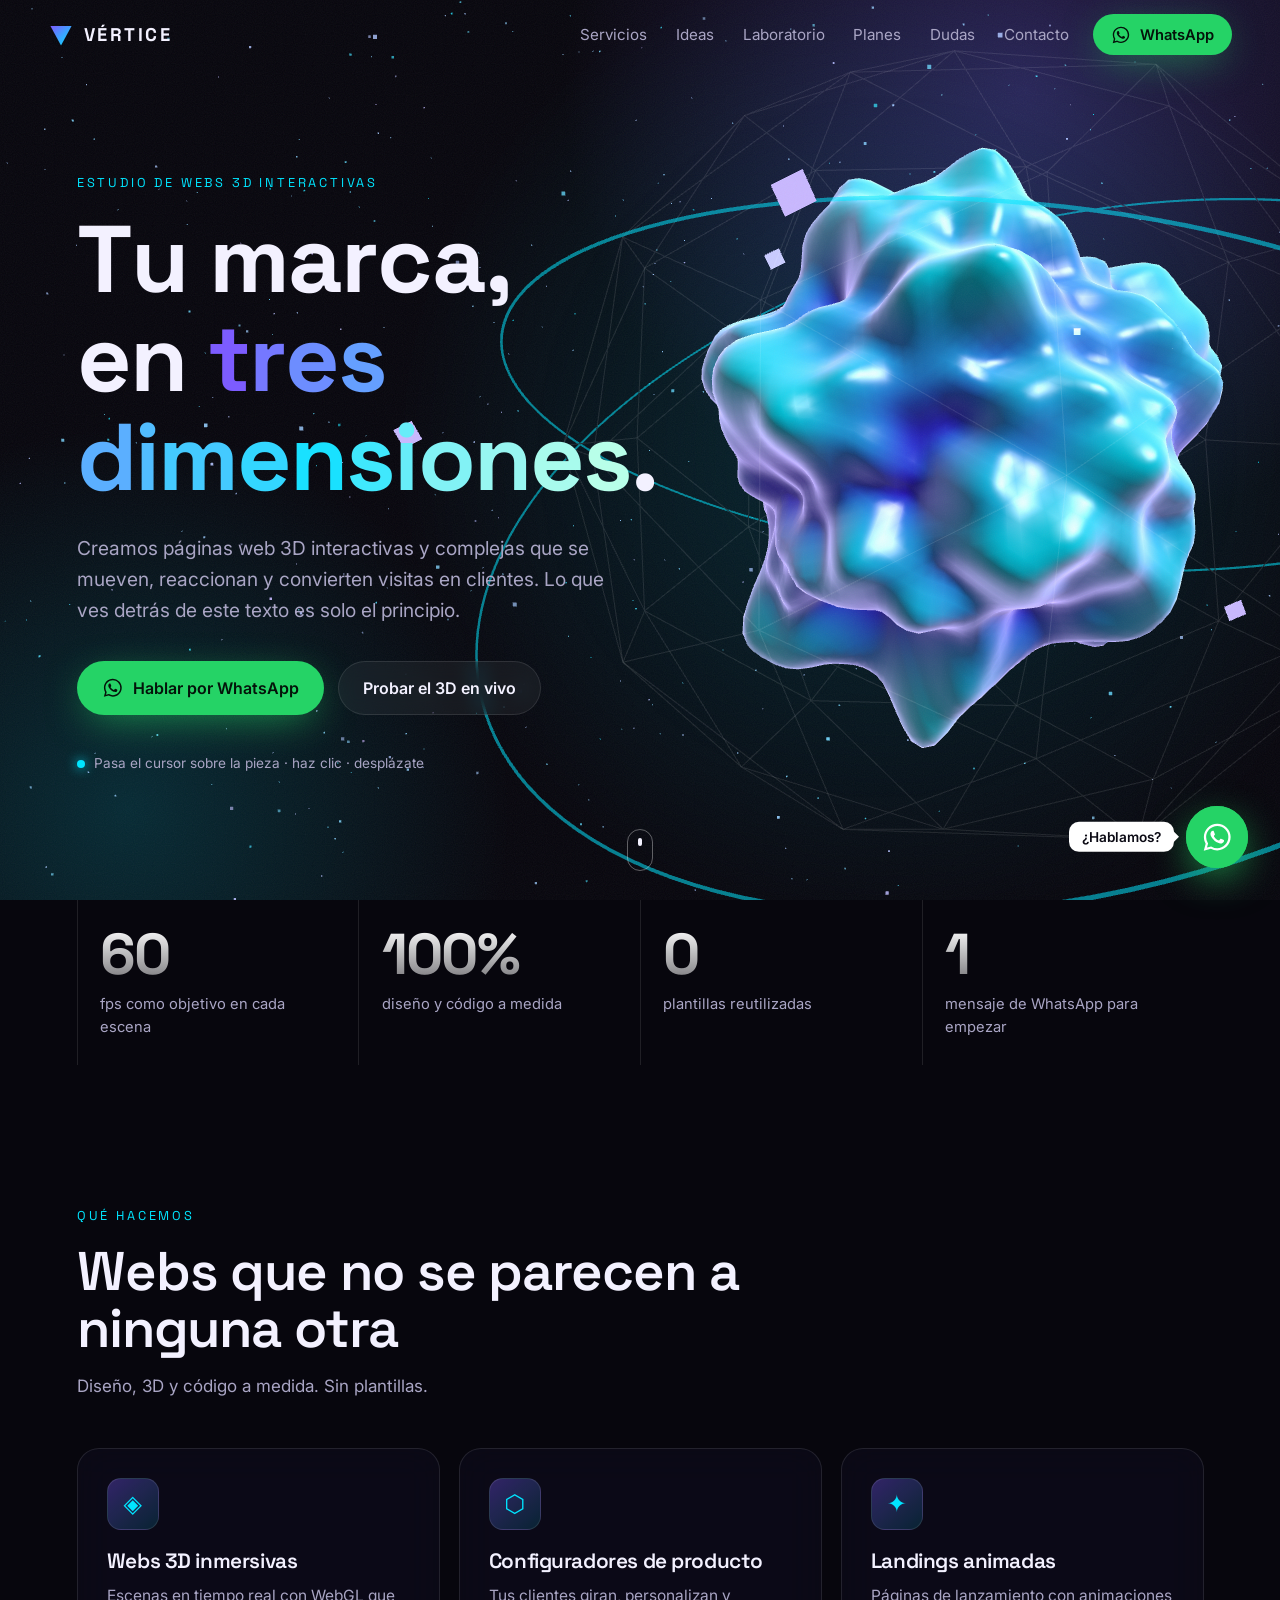
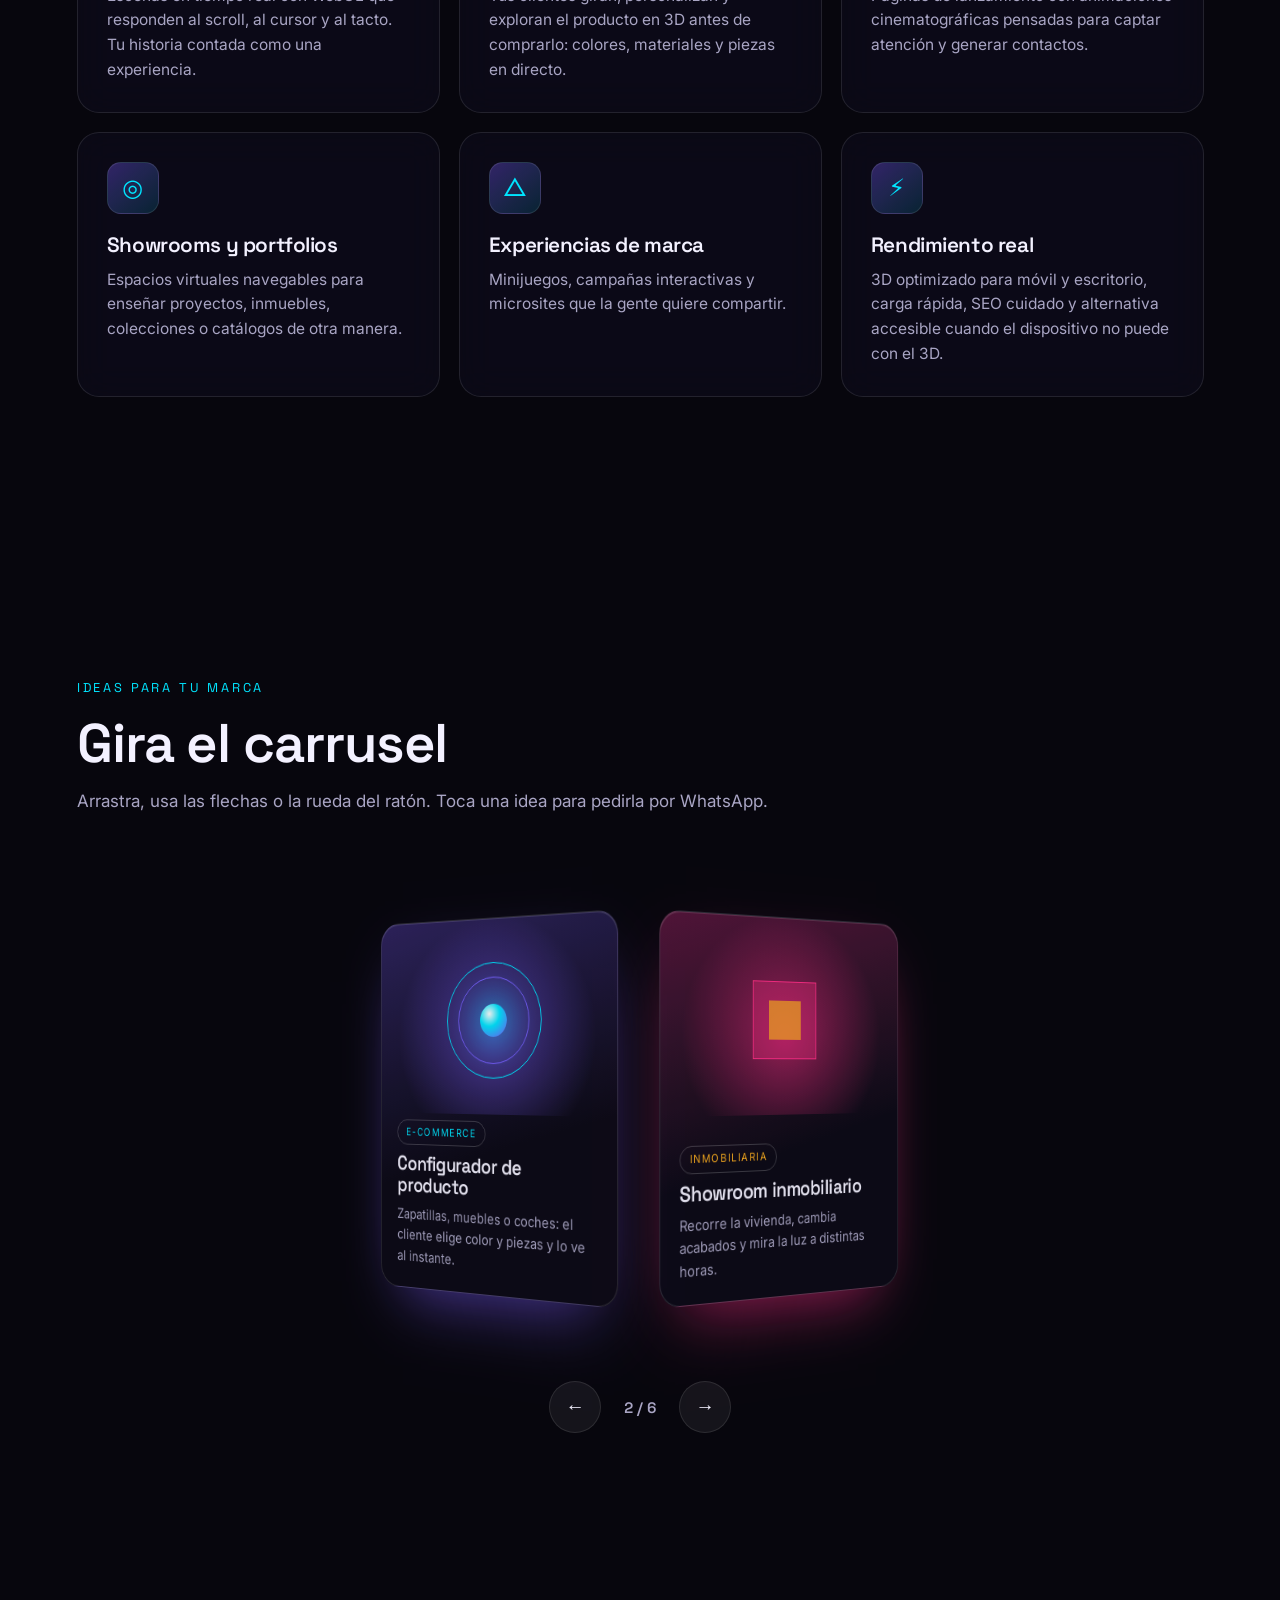
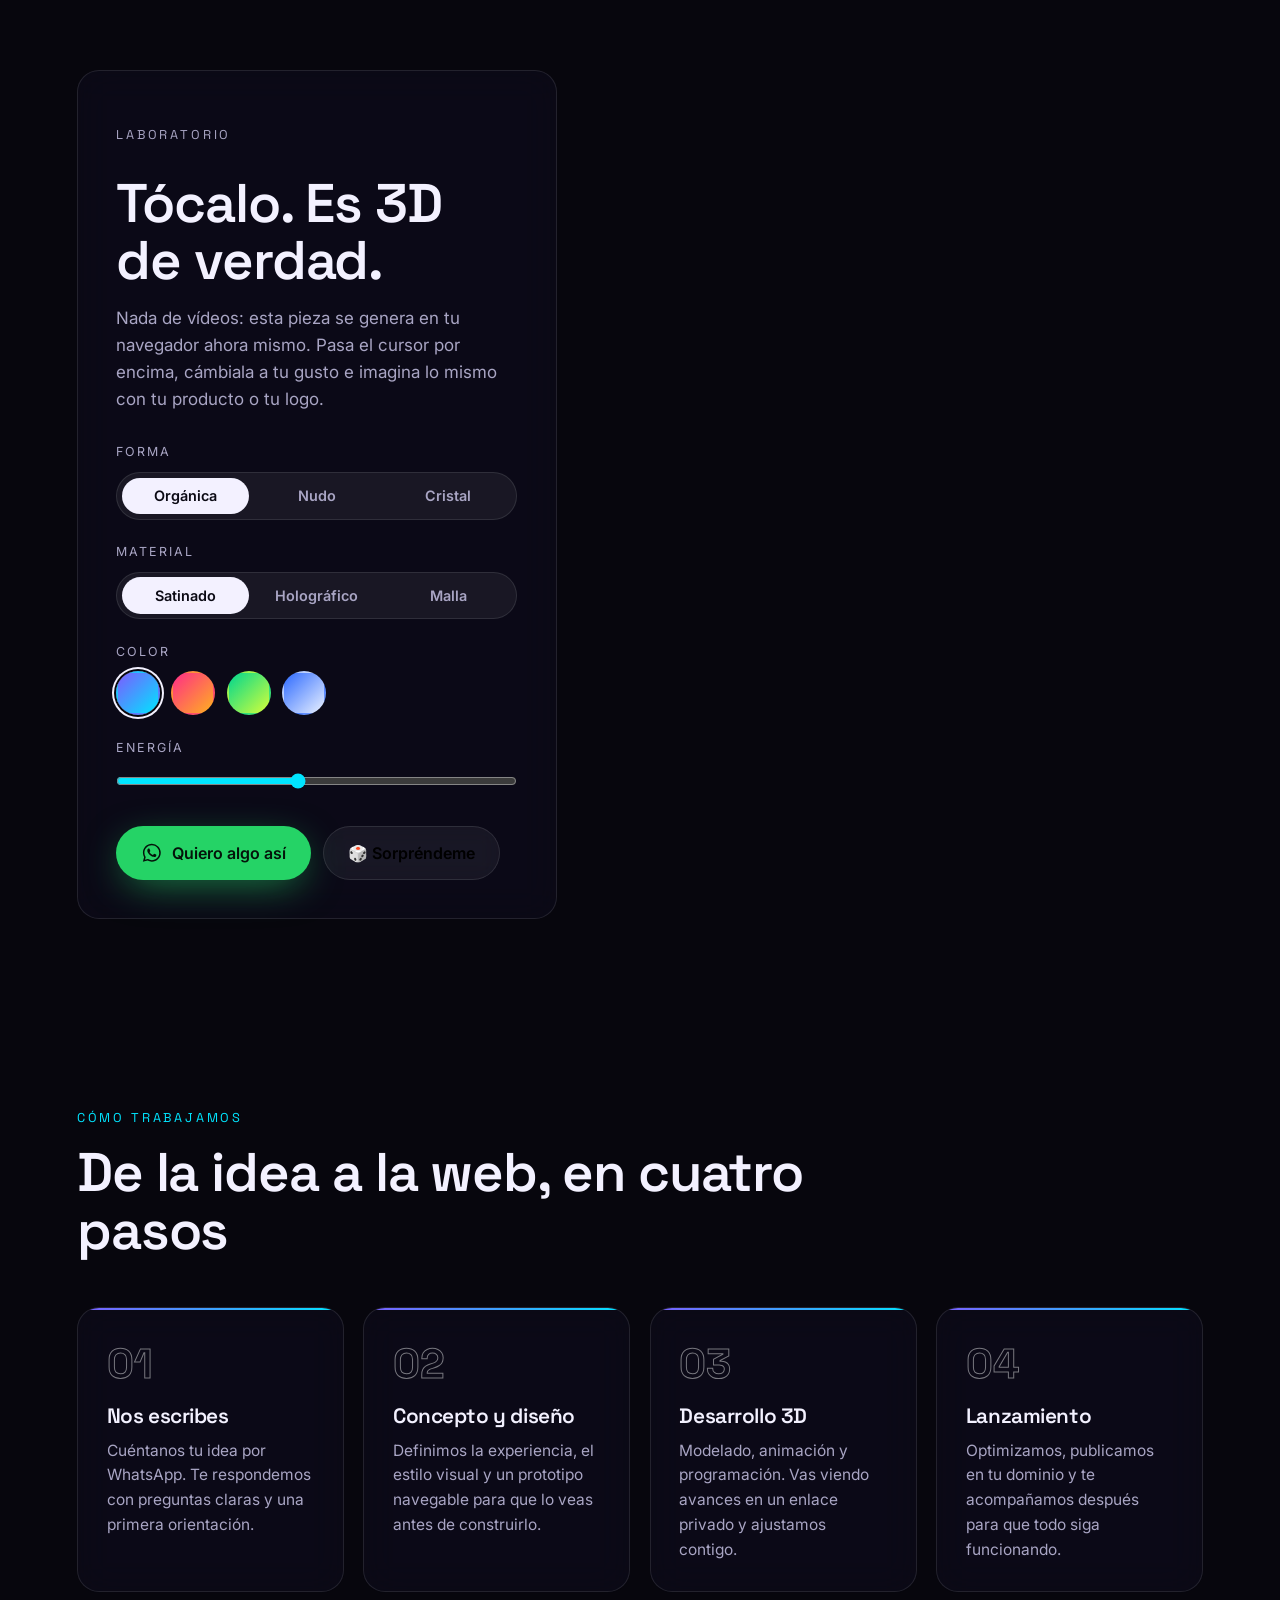
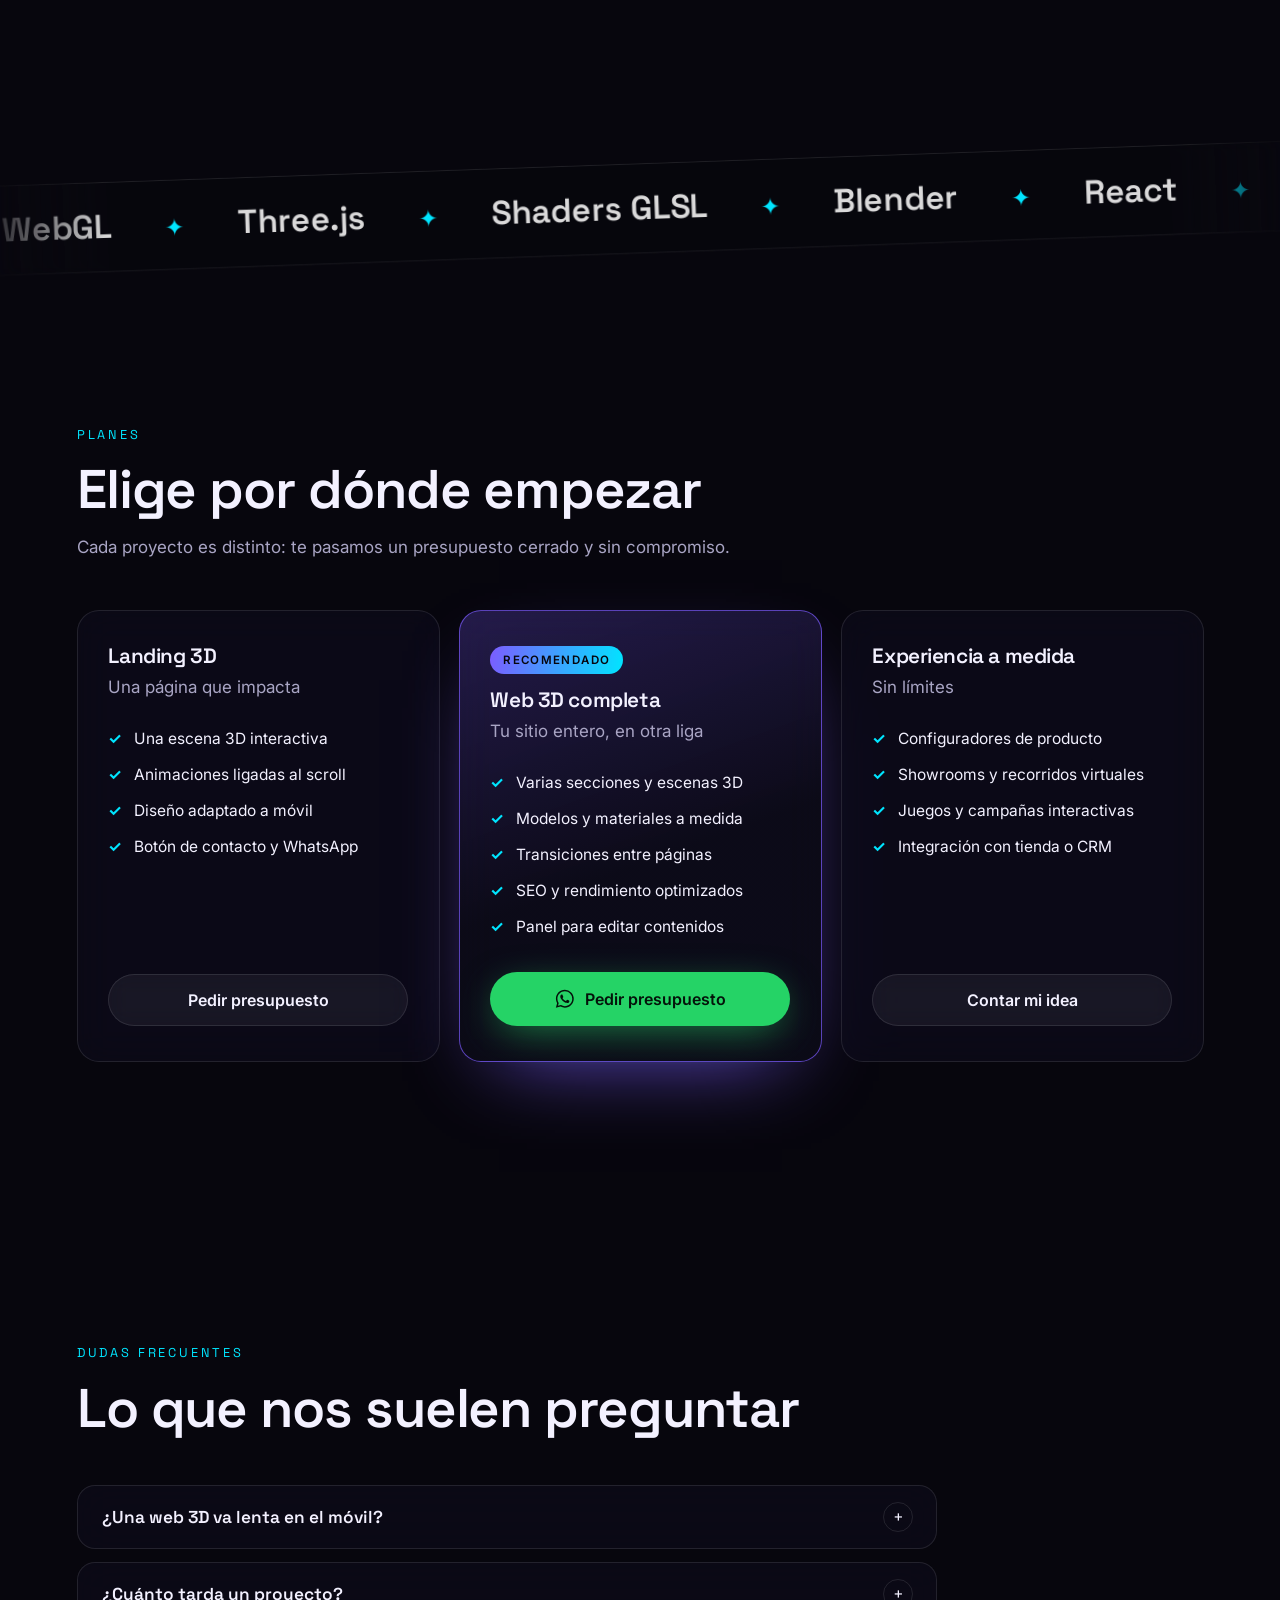
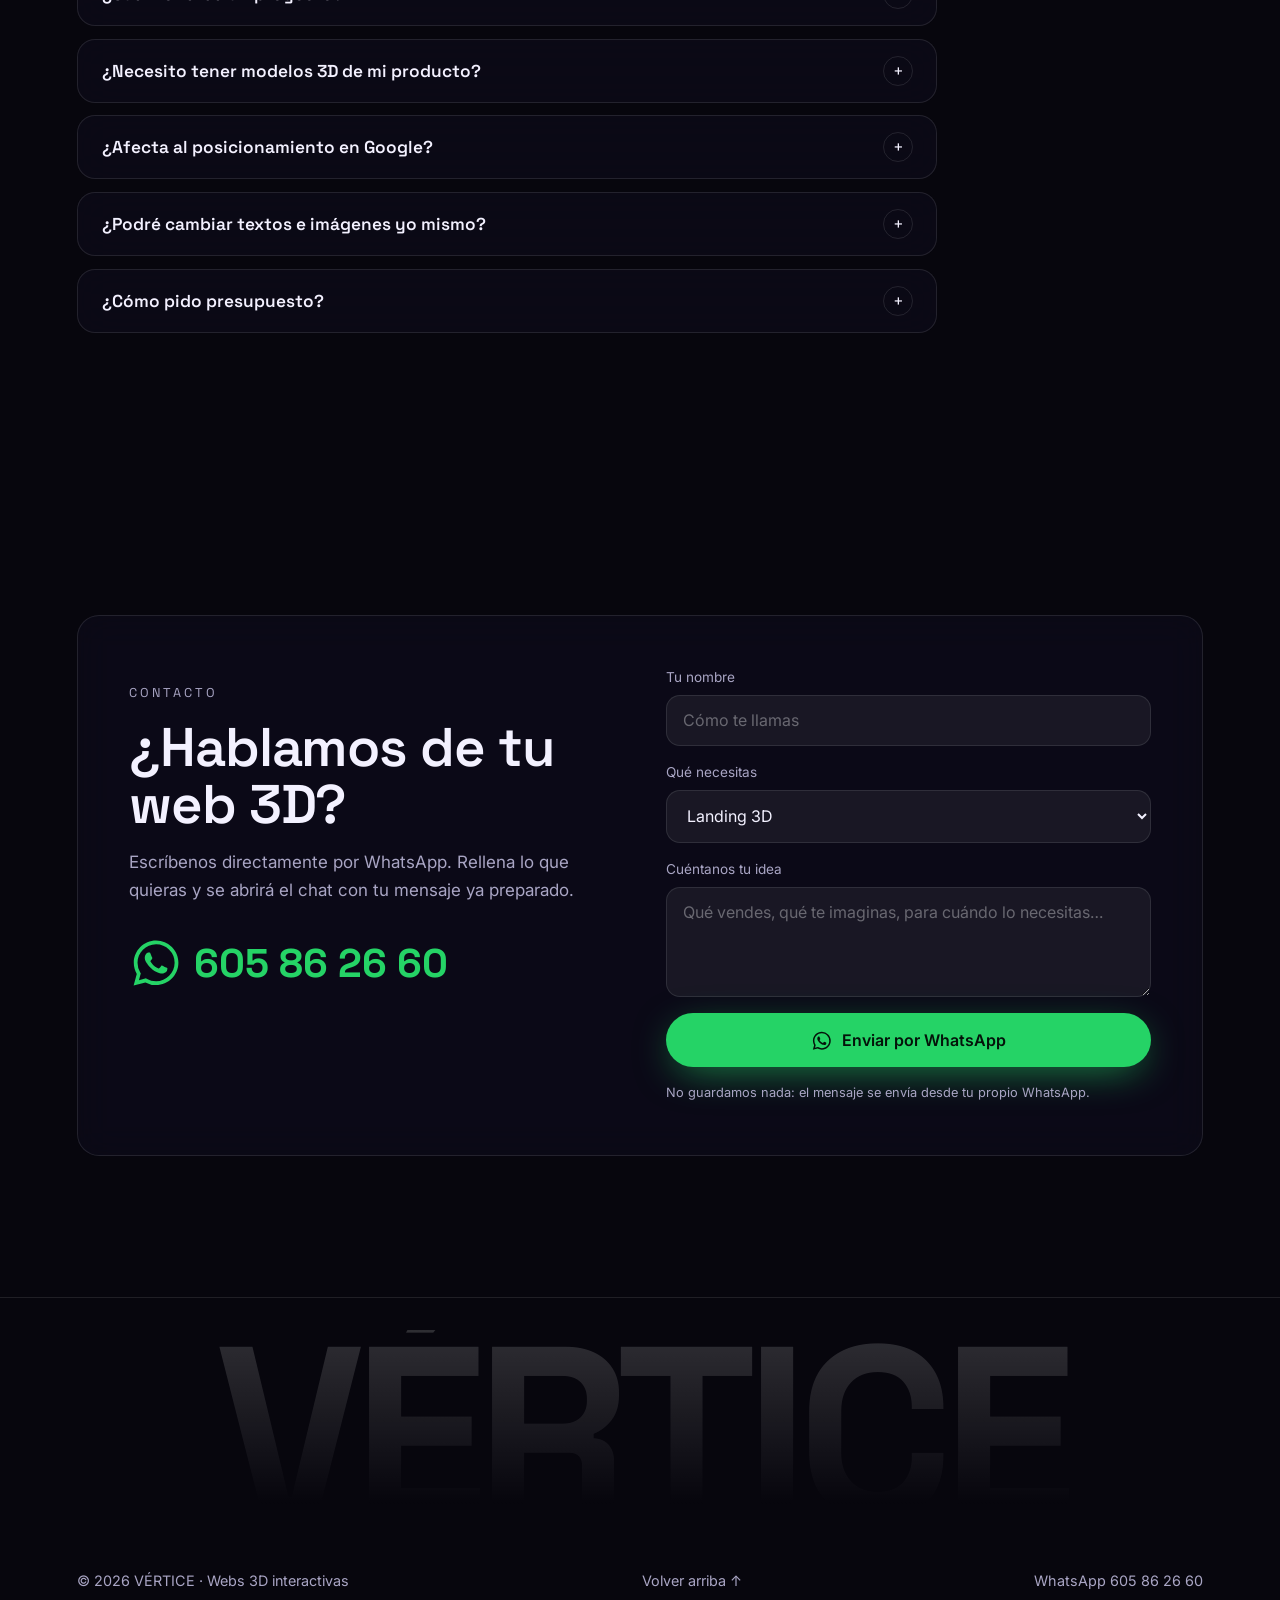
<file: index.html>
<!DOCTYPE html>
<html lang="es">
<head>
  <meta charset="utf-8">
  <meta name="viewport" content="width=device-width, initial-scale=1">
  <title>VÉRTICE — Páginas web 3D interactivas</title>
  <meta name="description" content="Diseñamos y desarrollamos páginas web 3D interactivas y complejas: experiencias inmersivas, configuradores de producto y landings animadas. Escríbenos por WhatsApp al 605 86 26 60.">
  <meta name="theme-color" content="#07060d">
  <link rel="canonical" href="https://gomeezz0.github.io/Proyects/">
  <meta property="og:title" content="VÉRTICE — Páginas web 3D interactivas">
  <meta property="og:description" content="Webs 3D que se mueven, reaccionan y venden. Pide tu presupuesto por WhatsApp.">
  <meta property="og:type" content="website">
  <meta property="og:url" content="https://gomeezz0.github.io/Proyects/">
  <meta property="og:image" content="https://gomeezz0.github.io/Proyects/og.jpg">
  <meta property="og:image:width" content="1200">
  <meta property="og:image:height" content="630">
  <meta property="og:locale" content="es_ES">
  <meta name="twitter:card" content="summary_large_image">
  <link rel="icon" href="data:image/svg+xml,%3Csvg xmlns='http://www.w3.org/2000/svg' viewBox='0 0 64 64'%3E%3Cdefs%3E%3ClinearGradient id='g' x1='0' y1='0' x2='1' y2='1'%3E%3Cstop offset='0' stop-color='%237c5cff'/%3E%3Cstop offset='1' stop-color='%2300e5ff'/%3E%3C/linearGradient%3E%3C/defs%3E%3Cpath d='M32 58 6 10h52z' fill='url(%23g)'/%3E%3C/svg%3E">
  <link rel="preconnect" href="https://fonts.googleapis.com">
  <link rel="preconnect" href="https://fonts.gstatic.com" crossorigin>
  <link href="https://fonts.googleapis.com/css2?family=Inter:wght@400;500;600&family=Space+Grotesk:wght@500;600;700&display=swap" rel="stylesheet">
  <link rel="modulepreload" href="vendor/three.module.min.js">
  <link rel="stylesheet" href="css/styles.css">
  <script type="application/ld+json">
  {
    "@context": "https://schema.org",
    "@type": "ProfessionalService",
    "name": "VÉRTICE",
    "description": "Estudio de páginas web 3D interactivas y complejas.",
    "url": "https://gomeezz0.github.io/Proyects/",
    "telephone": "+34605862660",
    "areaServed": "ES",
    "serviceType": ["Diseño web 3D", "Desarrollo WebGL", "Configuradores de producto 3D"]
  }
  </script>
</head>
<body>
  <div class="loader" id="loader" aria-hidden="true">
    <svg viewBox="0 0 64 64" width="54" height="54"><defs><linearGradient id="lg0" x1="0" y1="0" x2="1" y2="1"><stop offset="0" stop-color="#7c5cff"/><stop offset="1" stop-color="#00e5ff"/></linearGradient></defs><path d="M32 58 6 10h52z" fill="none" stroke="url(#lg0)" stroke-width="3" class="loader-tri"/></svg>
    <div class="loader-bar"><span id="loaderBar"></span></div>
    <p class="loader-txt">Generando escena 3D…</p>
  </div>

  <canvas id="scene" aria-hidden="true"></canvas>
  <div class="grain" aria-hidden="true"></div>
  <div class="progress" id="progress" aria-hidden="true"></div>
  <div class="cursor" id="cursor" aria-hidden="true"></div>

  <header class="nav" id="nav">
    <a class="logo" href="#inicio" aria-label="Vértice, inicio">
      <svg viewBox="0 0 64 64" width="26" height="26" aria-hidden="true"><defs><linearGradient id="lg" x1="0" y1="0" x2="1" y2="1"><stop offset="0" stop-color="#7c5cff"/><stop offset="1" stop-color="#00e5ff"/></linearGradient></defs><path d="M32 58 6 10h52z" fill="url(#lg)"/></svg>
      <span>VÉRTICE</span>
    </a>
    <nav class="nav-links" id="navLinks" aria-label="Principal">
      <a href="#servicios">Servicios</a>
      <a href="#ideas">Ideas</a>
      <a href="#laboratorio">Laboratorio</a>
      <a href="#planes">Planes</a>
      <a href="#faq">Dudas</a>
      <a href="#contacto">Contacto</a>
    </nav>
    <a class="btn btn-wa btn-sm nav-cta magnetic" target="_blank" rel="noopener"
       href="https://wa.me/34605862660?text=Hola%2C%20quiero%20informaci%C3%B3n%20sobre%20una%20web%203D%20interactiva.">
      <svg class="wa-ico" viewBox="0 0 24 24" aria-hidden="true"><use href="#wa"/></svg>
      <span>WhatsApp</span>
    </a>
    <button class="burger" id="burger" aria-label="Abrir menú" aria-expanded="false" aria-controls="navLinks"><span></span><span></span></button>
  </header>

  <main>
    <!-- HERO -->
    <section class="hero" id="inicio" data-scene="hero">
      <div class="hero-copy">
        <p class="eyebrow reveal">Estudio de webs 3D interactivas</p>
        <h1 class="reveal split" aria-label="Tu marca, en tres dimensiones.">Tu marca,<br>en <span class="grad">tres dimensiones</span>.</h1>
        <p class="lead reveal">Creamos páginas web 3D interactivas y complejas que se mueven, reaccionan y convierten visitas en clientes. Lo que ves detrás de este texto es solo el principio.</p>
        <div class="cta-row reveal">
          <a class="btn btn-wa magnetic" target="_blank" rel="noopener"
             href="https://wa.me/34605862660?text=Hola%2C%20quiero%20una%20p%C3%A1gina%20web%203D%20interactiva.%20%C2%BFMe%20cont%C3%A1is%20c%C3%B3mo%20funciona%3F">
            <svg class="wa-ico" viewBox="0 0 24 24" aria-hidden="true"><use href="#wa"/></svg>
            Hablar por WhatsApp
          </a>
          <a class="btn btn-ghost magnetic" href="#laboratorio">Probar el 3D en vivo</a>
        </div>
        <p class="hint reveal"><span class="dot"></span> Pasa el cursor sobre la pieza · haz clic · desplázate</p>
      </div>
      <a class="scroll-cue" href="#cifras" aria-label="Bajar"><span></span></a>
    </section>

    <!-- CIFRAS -->
    <section class="stats" id="cifras" aria-label="Por qué elegirnos">
      <div class="stat reveal"><strong><span data-count="60">60</span></strong><span>fps como objetivo en cada escena</span></div>
      <div class="stat reveal"><strong><span data-count="100">100</span>%</strong><span>diseño y código a medida</span></div>
      <div class="stat reveal"><strong><span data-count="0">0</span></strong><span>plantillas reutilizadas</span></div>
      <div class="stat reveal"><strong><span data-count="1">1</span></strong><span>mensaje de WhatsApp para empezar</span></div>
    </section>

    <!-- SERVICIOS -->
    <section class="section" id="servicios" data-scene="servicios">
      <div class="section-head reveal">
        <p class="eyebrow">Qué hacemos</p>
        <h2>Webs que no se parecen a ninguna otra</h2>
        <p>Diseño, 3D y código a medida. Sin plantillas.</p>
      </div>
      <div class="grid cards">
        <article class="card tilt reveal">
          <div class="card-ico">◈</div>
          <h3>Webs 3D inmersivas</h3>
          <p>Escenas en tiempo real con WebGL que responden al scroll, al cursor y al tacto. Tu historia contada como una experiencia.</p>
        </article>
        <article class="card tilt reveal">
          <div class="card-ico">⬡</div>
          <h3>Configuradores de producto</h3>
          <p>Tus clientes giran, personalizan y exploran el producto en 3D antes de comprarlo: colores, materiales y piezas en directo.</p>
        </article>
        <article class="card tilt reveal">
          <div class="card-ico">✦</div>
          <h3>Landings animadas</h3>
          <p>Páginas de lanzamiento con animaciones cinematográficas pensadas para captar atención y generar contactos.</p>
        </article>
        <article class="card tilt reveal">
          <div class="card-ico">◎</div>
          <h3>Showrooms y portfolios</h3>
          <p>Espacios virtuales navegables para enseñar proyectos, inmuebles, colecciones o catálogos de otra manera.</p>
        </article>
        <article class="card tilt reveal">
          <div class="card-ico">△</div>
          <h3>Experiencias de marca</h3>
          <p>Minijuegos, campañas interactivas y microsites que la gente quiere compartir.</p>
        </article>
        <article class="card tilt reveal">
          <div class="card-ico">⚡</div>
          <h3>Rendimiento real</h3>
          <p>3D optimizado para móvil y escritorio, carga rápida, SEO cuidado y alternativa accesible cuando el dispositivo no puede con el 3D.</p>
        </article>
      </div>
    </section>

    <!-- IDEAS: carrusel 3D -->
    <section class="section ideas" id="ideas" data-scene="ideas">
      <div class="section-head reveal">
        <p class="eyebrow">Ideas para tu marca</p>
        <h2>Gira el carrusel</h2>
        <p>Arrastra, usa las flechas o la rueda del ratón. Toca una idea para pedirla por WhatsApp.</p>
      </div>
      <div class="ring-stage reveal" id="ringStage" tabindex="0" role="region" aria-roledescription="carrusel" aria-label="Ideas de proyectos 3D. Usa las flechas izquierda y derecha para girar.">
        <div class="ring" id="ring">
          <a class="ring-card" style="--h1:#7c5cff;--h2:#00e5ff" target="_blank" rel="noopener" href="https://wa.me/34605862660?text=Hola%2C%20me%20interesa%20un%20configurador%20de%20producto%203D.">
            <div class="ring-art art-orbit"><i></i><i></i><i></i></div>
            <span class="ring-tag">E-commerce</span>
            <h3>Configurador de producto</h3>
            <p>Zapatillas, muebles o coches: el cliente elige color y piezas y lo ve al instante.</p>
          </a>
          <a class="ring-card" style="--h1:#ff2d87;--h2:#ffb020" target="_blank" rel="noopener" href="https://wa.me/34605862660?text=Hola%2C%20me%20interesa%20un%20showroom%20inmobiliario%203D.">
            <div class="ring-art art-cube"><i></i><i></i><i></i></div>
            <span class="ring-tag">Inmobiliaria</span>
            <h3>Showroom inmobiliario</h3>
            <p>Recorre la vivienda, cambia acabados y mira la luz a distintas horas.</p>
          </a>
          <a class="ring-card" style="--h1:#00d68f;--h2:#d4ff3a" target="_blank" rel="noopener" href="https://wa.me/34605862660?text=Hola%2C%20me%20interesa%20una%20web%20de%20lanzamiento%203D.">
            <div class="ring-art art-wave"><i></i><i></i><i></i></div>
            <span class="ring-tag">Lanzamientos</span>
            <h3>Lanzamiento de producto</h3>
            <p>El producto se arma pieza a pieza mientras haces scroll. Impacto desde el primer segundo.</p>
          </a>
          <a class="ring-card" style="--h1:#2f6bff;--h2:#e8f0ff" target="_blank" rel="noopener" href="https://wa.me/34605862660?text=Hola%2C%20me%20interesa%20una%20galer%C3%ADa%20o%20museo%20virtual%203D.">
            <div class="ring-art art-arch"><i></i><i></i><i></i></div>
            <span class="ring-tag">Cultura y arte</span>
            <h3>Galería virtual</h3>
            <p>Exposiciones navegables con obras, audio y fichas, abiertas 24 horas.</p>
          </a>
          <a class="ring-card" style="--h1:#ff6a3d;--h2:#ff2d87" target="_blank" rel="noopener" href="https://wa.me/34605862660?text=Hola%2C%20me%20interesa%20un%20minijuego%20de%20marca%20en%203D.">
            <div class="ring-art art-orbit"><i></i><i></i><i></i></div>
            <span class="ring-tag">Marketing</span>
            <h3>Minijuego de marca</h3>
            <p>Campañas jugables con premios y ranking que la gente comparte sola.</p>
          </a>
          <a class="ring-card" style="--h1:#b26bff;--h2:#ff7ad9" target="_blank" rel="noopener" href="https://wa.me/34605862660?text=Hola%2C%20me%20interesa%20un%20portfolio%203D.">
            <div class="ring-art art-cube"><i></i><i></i><i></i></div>
            <span class="ring-tag">Profesionales</span>
            <h3>Portfolio 3D</h3>
            <p>Arquitectos, diseñadores o fotógrafos: tu trabajo en un espacio que se recuerda.</p>
          </a>
        </div>
      </div>
      <div class="ring-nav reveal">
        <button type="button" class="ring-btn magnetic" id="ringPrev" aria-label="Idea anterior">←</button>
        <span class="ring-count" id="ringCount" aria-live="polite">1 / 6</span>
        <button type="button" class="ring-btn magnetic" id="ringNext" aria-label="Idea siguiente">→</button>
      </div>
    </section>

    <!-- LABORATORIO -->
    <section class="section lab" id="laboratorio" data-scene="lab">
      <div class="lab-panel reveal">
        <p class="eyebrow">Laboratorio</p>
        <h2>Tócalo. Es 3D de verdad.</h2>
        <p>Nada de vídeos: esta pieza se genera en tu navegador ahora mismo. Pasa el cursor por encima, cámbiala a tu gusto e imagina lo mismo con tu producto o tu logo.</p>

        <div class="control">
          <span class="control-label" id="lblForma">Forma</span>
          <div class="seg" role="group" aria-labelledby="lblForma" id="shapeBtns">
            <button type="button" data-shape="blob" class="active" aria-pressed="true">Orgánica</button>
            <button type="button" data-shape="knot" aria-pressed="false">Nudo</button>
            <button type="button" data-shape="crystal" aria-pressed="false">Cristal</button>
          </div>
        </div>

        <div class="control">
          <span class="control-label" id="lblMat">Material</span>
          <div class="seg" role="group" aria-labelledby="lblMat" id="matBtns">
            <button type="button" data-mat="satin" class="active" aria-pressed="true">Satinado</button>
            <button type="button" data-mat="holo" aria-pressed="false">Holográfico</button>
            <button type="button" data-mat="wire" aria-pressed="false">Malla</button>
          </div>
        </div>

        <div class="control">
          <span class="control-label" id="lblColor">Color</span>
          <div class="swatches" role="group" aria-labelledby="lblColor" id="paletteBtns">
            <button type="button" data-palette="0" class="active" aria-pressed="true" aria-label="Violeta y cian" style="--a:#7c5cff;--b:#00e5ff"></button>
            <button type="button" data-palette="1" aria-pressed="false" aria-label="Magenta y naranja" style="--a:#ff2d87;--b:#ffb020"></button>
            <button type="button" data-palette="2" aria-pressed="false" aria-label="Verde y lima" style="--a:#00d68f;--b:#d4ff3a"></button>
            <button type="button" data-palette="3" aria-pressed="false" aria-label="Azul y blanco" style="--a:#2f6bff;--b:#e8f0ff"></button>
          </div>
        </div>

        <div class="control">
          <label class="control-label" for="energy">Energía</label>
          <input type="range" id="energy" min="0" max="100" value="45">
        </div>

        <div class="lab-actions">
          <a class="btn btn-wa magnetic" id="labCta" target="_blank" rel="noopener"
             href="https://wa.me/34605862660?text=Hola%2C%20he%20probado%20el%20laboratorio%203D%20y%20quiero%20algo%20as%C3%AD%20para%20mi%20marca.">
            <svg class="wa-ico" viewBox="0 0 24 24" aria-hidden="true"><use href="#wa"/></svg>
            Quiero algo así
          </a>
          <button type="button" class="btn btn-ghost" id="shuffle" aria-label="Combinación aleatoria">🎲 Sorpréndeme</button>
        </div>
      </div>
    </section>

    <!-- PROCESO -->
    <section class="section" id="proceso" data-scene="proceso">
      <div class="section-head reveal">
        <p class="eyebrow">Cómo trabajamos</p>
        <h2>De la idea a la web, en cuatro pasos</h2>
      </div>
      <ol class="steps" id="steps">
        <li class="step reveal"><span class="step-n">01</span><h3>Nos escribes</h3><p>Cuéntanos tu idea por WhatsApp. Te respondemos con preguntas claras y una primera orientación.</p></li>
        <li class="step reveal"><span class="step-n">02</span><h3>Concepto y diseño</h3><p>Definimos la experiencia, el estilo visual y un prototipo navegable para que lo veas antes de construirlo.</p></li>
        <li class="step reveal"><span class="step-n">03</span><h3>Desarrollo 3D</h3><p>Modelado, animación y programación. Vas viendo avances en un enlace privado y ajustamos contigo.</p></li>
        <li class="step reveal"><span class="step-n">04</span><h3>Lanzamiento</h3><p>Optimizamos, publicamos en tu dominio y te acompañamos después para que todo siga funcionando.</p></li>
      </ol>
    </section>

    <!-- TECNOLOGÍAS -->
    <div class="marquee" aria-label="Tecnologías que usamos">
      <div class="marquee-track">
        <span>WebGL</span><span>Three.js</span><span>Shaders GLSL</span><span>Blender</span><span>React</span><span>Animación por scroll</span><span>WebXR</span><span>Optimización móvil</span><span>SEO</span>
        <span aria-hidden="true">WebGL</span><span aria-hidden="true">Three.js</span><span aria-hidden="true">Shaders GLSL</span><span aria-hidden="true">Blender</span><span aria-hidden="true">React</span><span aria-hidden="true">Animación por scroll</span><span aria-hidden="true">WebXR</span><span aria-hidden="true">Optimización móvil</span><span aria-hidden="true">SEO</span>
      </div>
    </div>

    <!-- PLANES -->
    <section class="section" id="planes" data-scene="planes">
      <div class="section-head reveal">
        <p class="eyebrow">Planes</p>
        <h2>Elige por dónde empezar</h2>
        <p>Cada proyecto es distinto: te pasamos un presupuesto cerrado y sin compromiso.</p>
      </div>
      <div class="grid plans">
        <article class="plan tilt reveal">
          <h3>Landing 3D</h3>
          <p class="plan-sub">Una página que impacta</p>
          <ul>
            <li>Una escena 3D interactiva</li>
            <li>Animaciones ligadas al scroll</li>
            <li>Diseño adaptado a móvil</li>
            <li>Botón de contacto y WhatsApp</li>
          </ul>
          <a class="btn btn-ghost" target="_blank" rel="noopener"
             href="https://wa.me/34605862660?text=Hola%2C%20me%20interesa%20el%20plan%20Landing%203D.%20%C2%BFMe%20pas%C3%A1is%20presupuesto%3F">Pedir presupuesto</a>
        </article>
        <article class="plan plan-hot tilt reveal">
          <span class="badge">Recomendado</span>
          <h3>Web 3D completa</h3>
          <p class="plan-sub">Tu sitio entero, en otra liga</p>
          <ul>
            <li>Varias secciones y escenas 3D</li>
            <li>Modelos y materiales a medida</li>
            <li>Transiciones entre páginas</li>
            <li>SEO y rendimiento optimizados</li>
            <li>Panel para editar contenidos</li>
          </ul>
          <a class="btn btn-wa" target="_blank" rel="noopener"
             href="https://wa.me/34605862660?text=Hola%2C%20me%20interesa%20el%20plan%20Web%203D%20completa.%20%C2%BFMe%20pas%C3%A1is%20presupuesto%3F">
            <svg class="wa-ico" viewBox="0 0 24 24" aria-hidden="true"><use href="#wa"/></svg>
            Pedir presupuesto
          </a>
        </article>
        <article class="plan tilt reveal">
          <h3>Experiencia a medida</h3>
          <p class="plan-sub">Sin límites</p>
          <ul>
            <li>Configuradores de producto</li>
            <li>Showrooms y recorridos virtuales</li>
            <li>Juegos y campañas interactivas</li>
            <li>Integración con tienda o CRM</li>
          </ul>
          <a class="btn btn-ghost" target="_blank" rel="noopener"
             href="https://wa.me/34605862660?text=Hola%2C%20quiero%20una%20experiencia%203D%20a%20medida.%20Os%20cuento%20mi%20idea%3A">Contar mi idea</a>
        </article>
      </div>
    </section>

    <!-- FAQ -->
    <section class="section faq" id="faq" data-scene="faq">
      <div class="section-head reveal">
        <p class="eyebrow">Dudas frecuentes</p>
        <h2>Lo que nos suelen preguntar</h2>
      </div>
      <div class="faq-list">
        <details class="reveal">
          <summary>¿Una web 3D va lenta en el móvil?</summary>
          <p>No si está bien hecha. Ajustamos la calidad según el dispositivo, comprimimos modelos y texturas y cargamos el 3D por partes. Si un móvil no puede con él, se muestra una versión ligera igual de bonita.</p>
        </details>
        <details class="reveal">
          <summary>¿Cuánto tarda un proyecto?</summary>
          <p>Depende del alcance. Una landing 3D suele llevar unas pocas semanas; una web completa o un configurador, algo más. Te damos un calendario cerrado junto al presupuesto.</p>
        </details>
        <details class="reveal">
          <summary>¿Necesito tener modelos 3D de mi producto?</summary>
          <p>No. Si los tienes, los aprovechamos; si no, los modelamos a partir de fotos, planos o el producto real.</p>
        </details>
        <details class="reveal">
          <summary>¿Afecta al posicionamiento en Google?</summary>
          <p>El contenido sigue siendo texto real y accesible, así que Google lo lee sin problema. Además cuidamos la velocidad de carga, que también cuenta para el SEO.</p>
        </details>
        <details class="reveal">
          <summary>¿Podré cambiar textos e imágenes yo mismo?</summary>
          <p>Sí. En el plan de web completa incluimos un panel sencillo para que edites contenidos sin tocar código.</p>
        </details>
        <details class="reveal">
          <summary>¿Cómo pido presupuesto?</summary>
          <p>Escríbenos por WhatsApp al 605 86 26 60 contándonos tu idea. Te respondemos con preguntas concretas y un presupuesto cerrado, sin compromiso.</p>
        </details>
      </div>
    </section>

    <!-- CONTACTO -->
    <section class="section contact" id="contacto" data-scene="contacto">
      <div class="contact-box reveal">
        <div class="contact-copy">
          <p class="eyebrow">Contacto</p>
          <h2>¿Hablamos de tu web 3D?</h2>
          <p>Escríbenos directamente por WhatsApp. Rellena lo que quieras y se abrirá el chat con tu mensaje ya preparado.</p>
          <a class="phone magnetic" target="_blank" rel="noopener" href="https://wa.me/34605862660">
            <svg class="wa-ico" viewBox="0 0 24 24" aria-hidden="true"><use href="#wa"/></svg>
            605 86 26 60
          </a>
        </div>
        <form class="form" id="waForm" novalidate>
          <label>Tu nombre
            <input type="text" name="nombre" autocomplete="name" placeholder="Cómo te llamas">
          </label>
          <label>Qué necesitas
            <select name="tipo">
              <option>Landing 3D</option>
              <option>Web 3D completa</option>
              <option>Configurador de producto</option>
              <option>Experiencia a medida</option>
              <option>Aún no lo sé</option>
            </select>
          </label>
          <label>Cuéntanos tu idea
            <textarea name="idea" rows="4" placeholder="Qué vendes, qué te imaginas, para cuándo lo necesitas…"></textarea>
          </label>
          <button class="btn btn-wa" type="submit">
            <svg class="wa-ico" viewBox="0 0 24 24" aria-hidden="true"><use href="#wa"/></svg>
            Enviar por WhatsApp
          </button>
          <p class="form-note">No guardamos nada: el mensaje se envía desde tu propio WhatsApp.</p>
        </form>
      </div>
    </section>
  </main>

  <footer class="footer" data-scene="footer">
    <div class="footer-big" aria-hidden="true">VÉRTICE</div>
    <div class="footer-row">
      <span>© <span id="year">2026</span> VÉRTICE · Webs 3D interactivas</span>
      <a href="#inicio">Volver arriba ↑</a>
      <a target="_blank" rel="noopener" href="https://wa.me/34605862660">WhatsApp 605 86 26 60</a>
    </div>
  </footer>

  <a class="fab" target="_blank" rel="noopener" aria-label="Escribir por WhatsApp al 605 86 26 60"
     href="https://wa.me/34605862660?text=Hola%2C%20quiero%20informaci%C3%B3n%20sobre%20una%20web%203D%20interactiva.">
    <svg class="wa-ico" viewBox="0 0 24 24" aria-hidden="true"><use href="#wa"/></svg>
    <span class="fab-tip">¿Hablamos?</span>
  </a>

  <svg width="0" height="0" style="position:absolute" aria-hidden="true">
    <symbol id="wa" viewBox="0 0 24 24">
      <path fill="currentColor" d="M12.04 2C6.58 2 2.13 6.45 2.13 11.91c0 1.75.46 3.45 1.32 4.95L2.05 22l5.25-1.38a9.9 9.9 0 0 0 4.74 1.21h.01c5.46 0 9.91-4.45 9.91-9.91 0-2.65-1.03-5.14-2.9-7.01A9.82 9.82 0 0 0 12.04 2zm0 1.67c2.2 0 4.27.86 5.82 2.42a8.2 8.2 0 0 1 2.41 5.83c0 4.54-3.7 8.23-8.24 8.23a8.2 8.2 0 0 1-4.19-1.15l-.3-.18-3.12.82.83-3.04-.2-.31a8.2 8.2 0 0 1-1.26-4.38c0-4.54 3.7-8.24 8.25-8.24zM8.53 7.33c-.16 0-.43.06-.66.31-.22.25-.87.85-.87 2.07 0 1.22.89 2.4 1.01 2.56.12.17 1.75 2.67 4.23 3.74.59.26 1.05.41 1.41.52.59.19 1.13.16 1.56.1.48-.07 1.46-.6 1.67-1.18.21-.58.21-1.07.14-1.18-.06-.1-.23-.16-.48-.29-.25-.12-1.47-.72-1.69-.81-.23-.08-.39-.12-.56.13-.16.25-.64.81-.78.97-.15.17-.29.19-.54.06-.25-.12-1.05-.39-2-1.23-.74-.66-1.24-1.47-1.38-1.72-.15-.25-.02-.38.11-.51.11-.11.25-.29.37-.43.13-.15.17-.25.25-.42.08-.16.04-.31-.02-.43-.06-.13-.56-1.35-.77-1.85-.2-.48-.4-.42-.56-.43h-.48z"/>
    </symbol>
  </svg>

  <script type="module" src="js/main.js"></script>
</body>
</html>
</file>
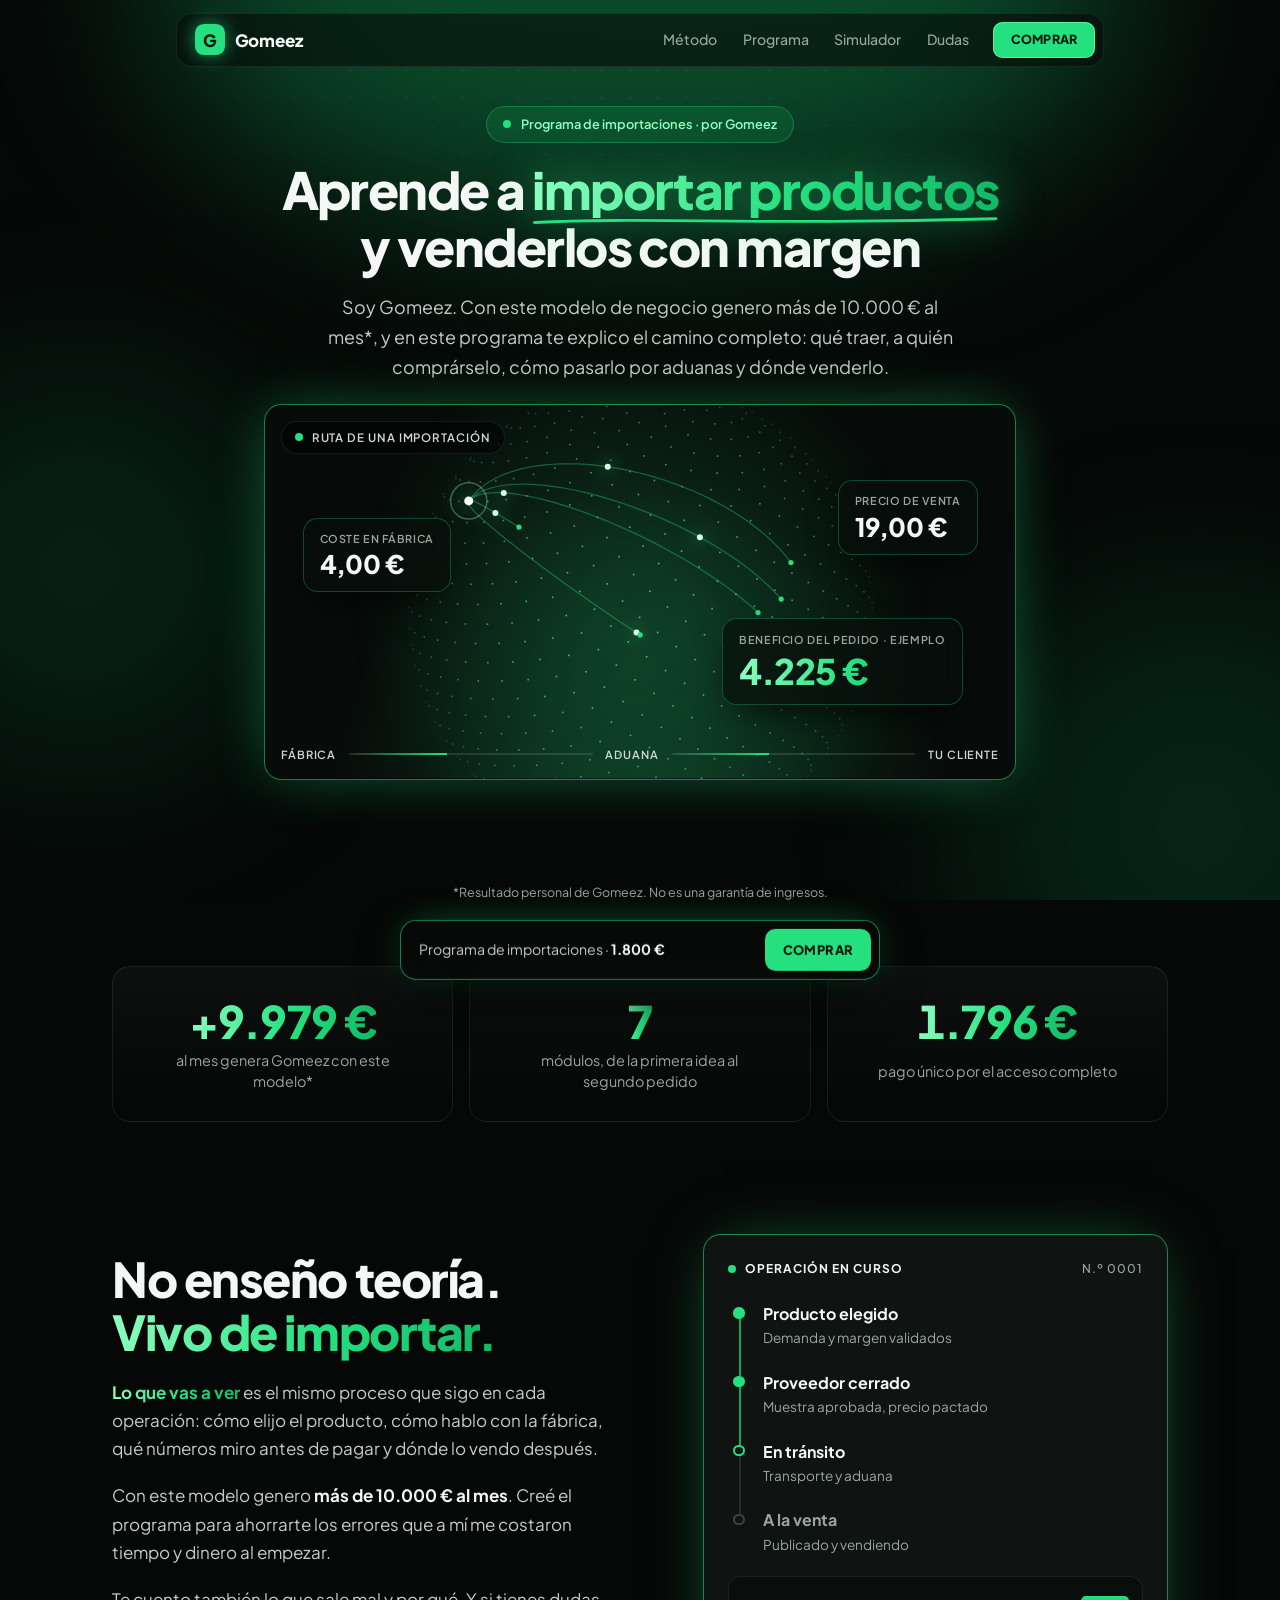
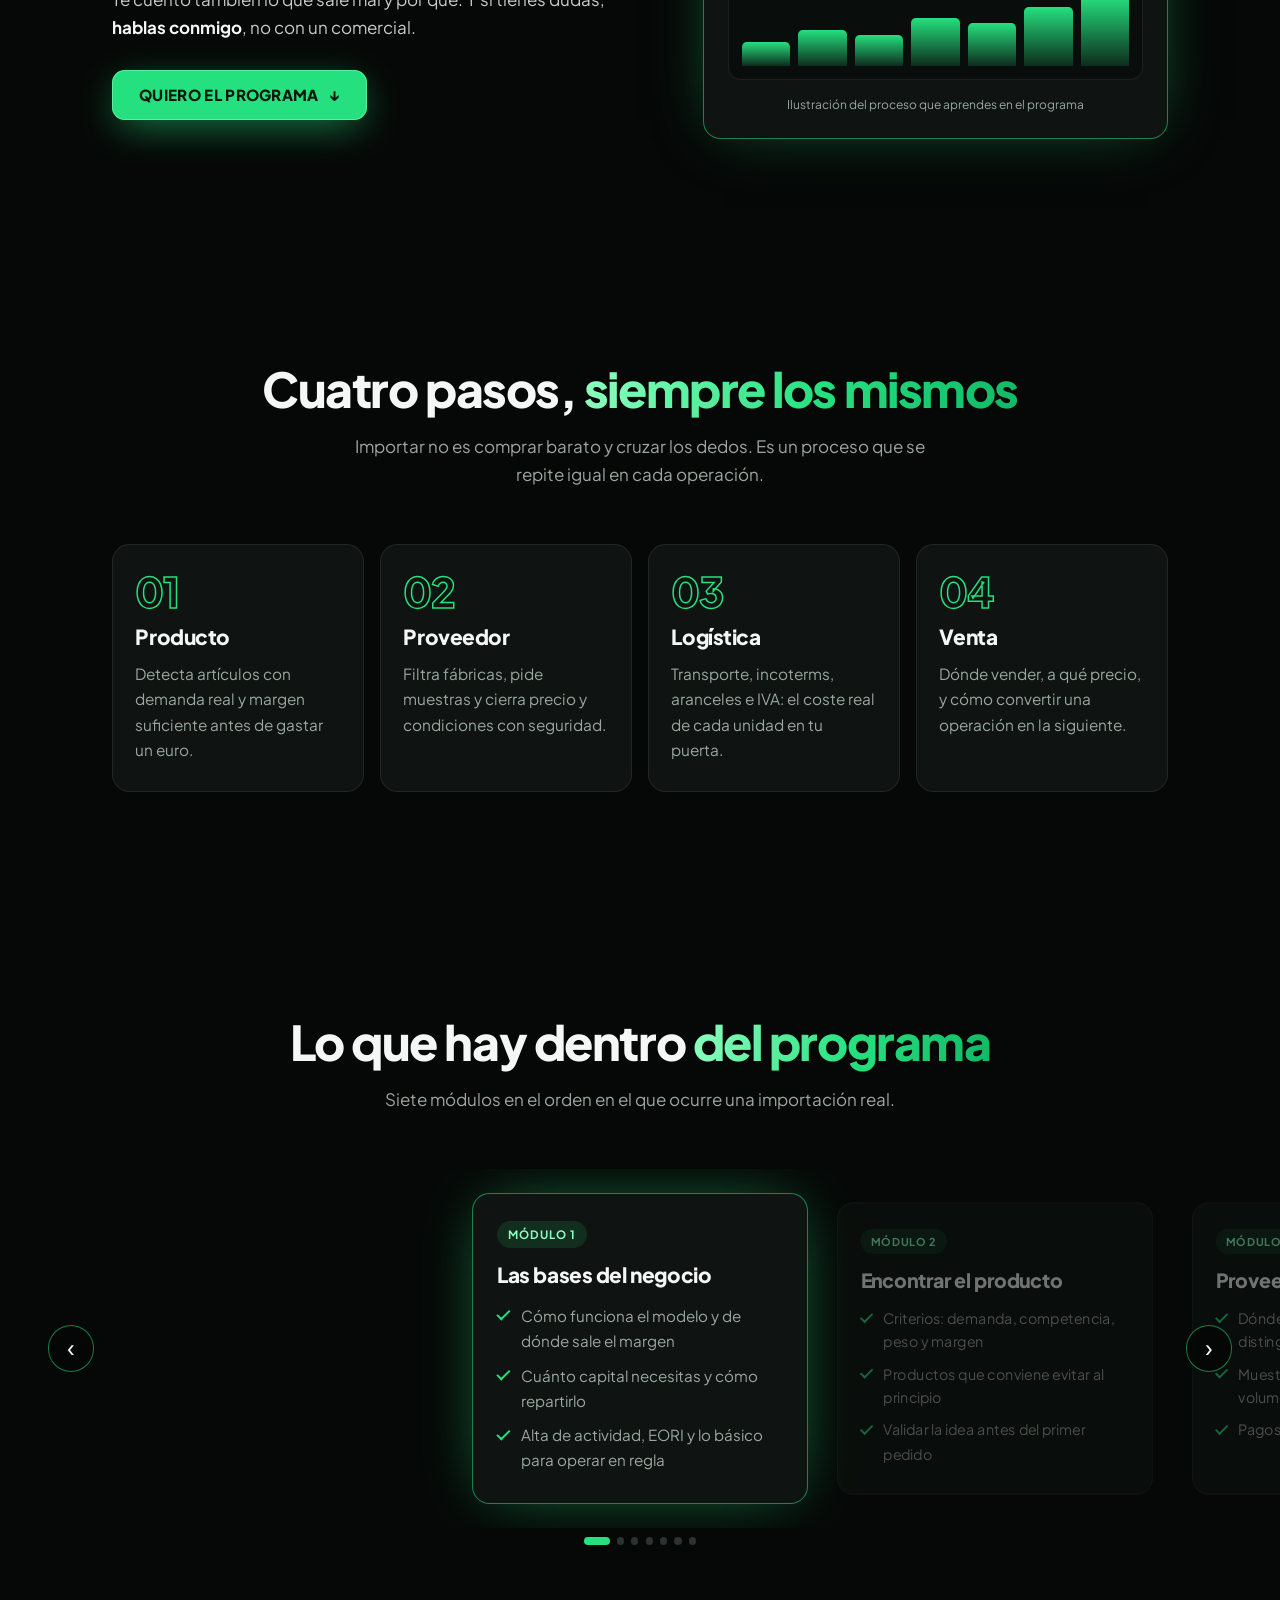
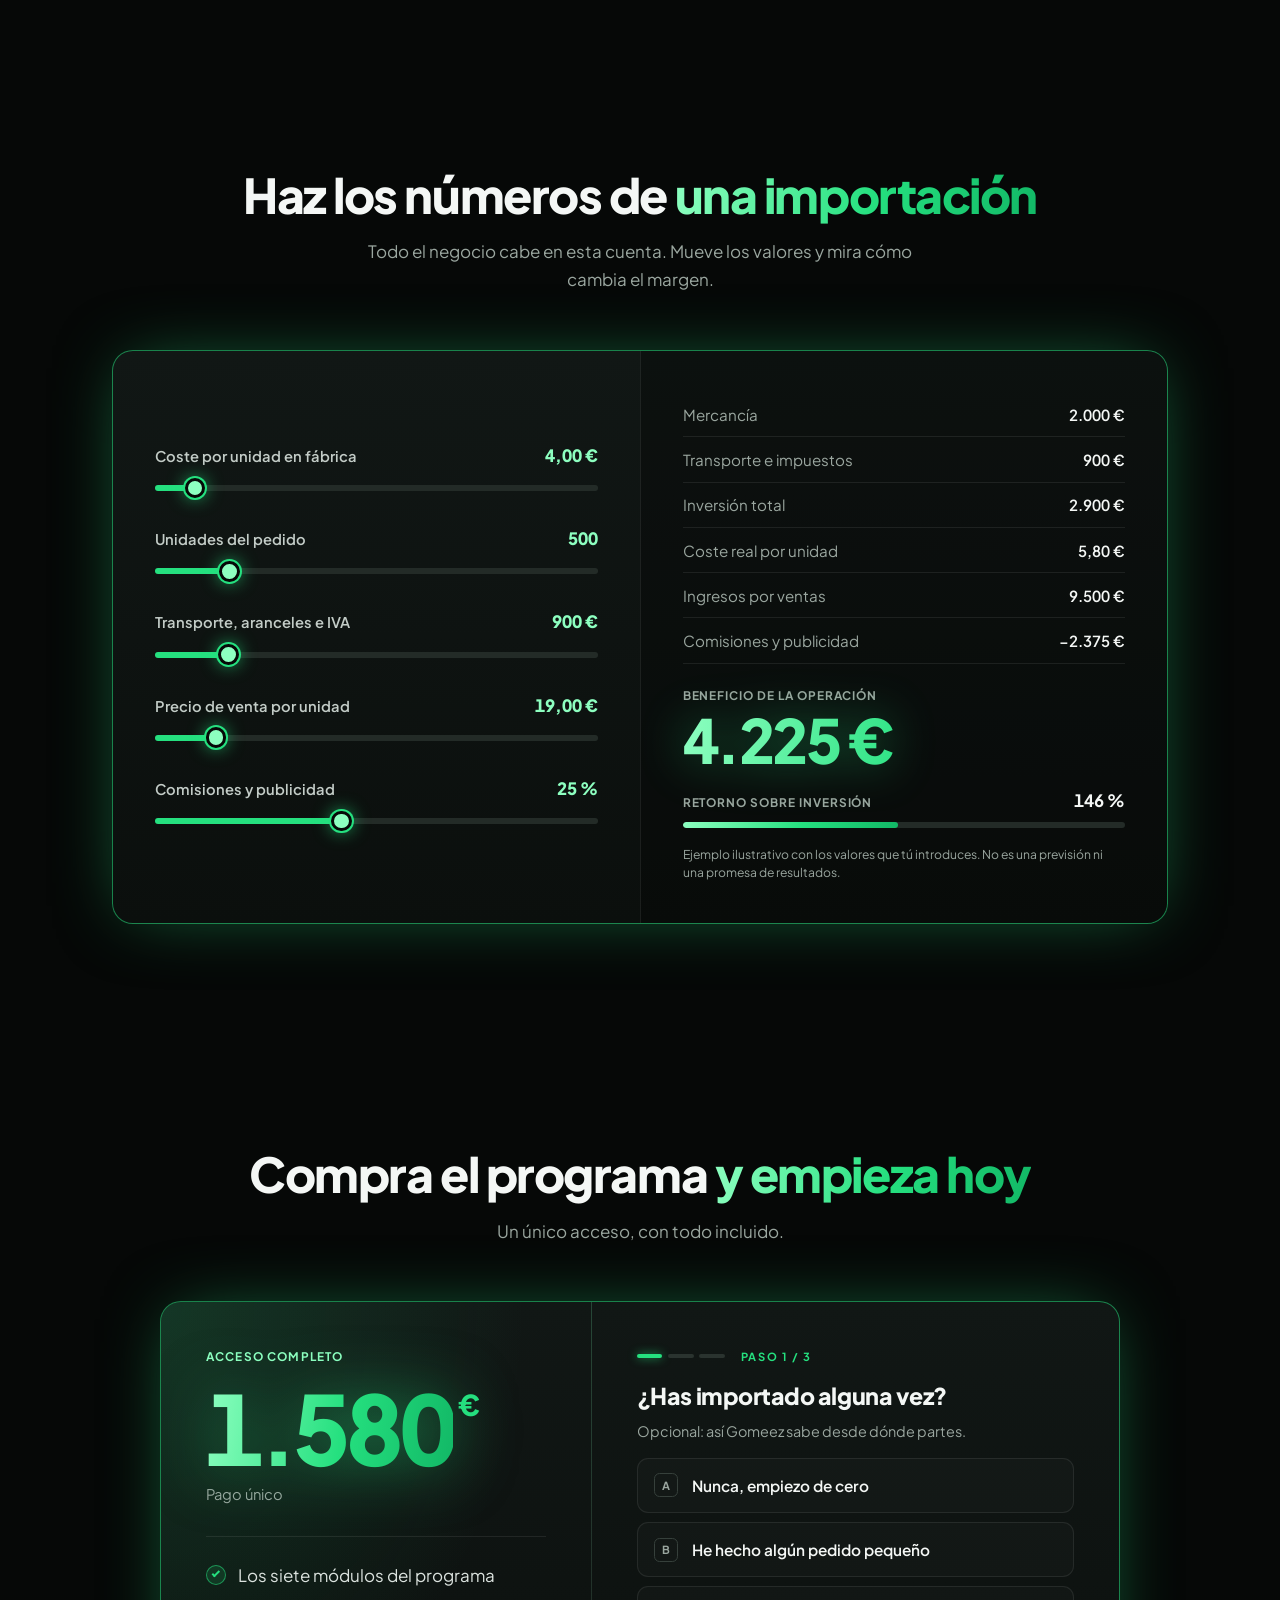
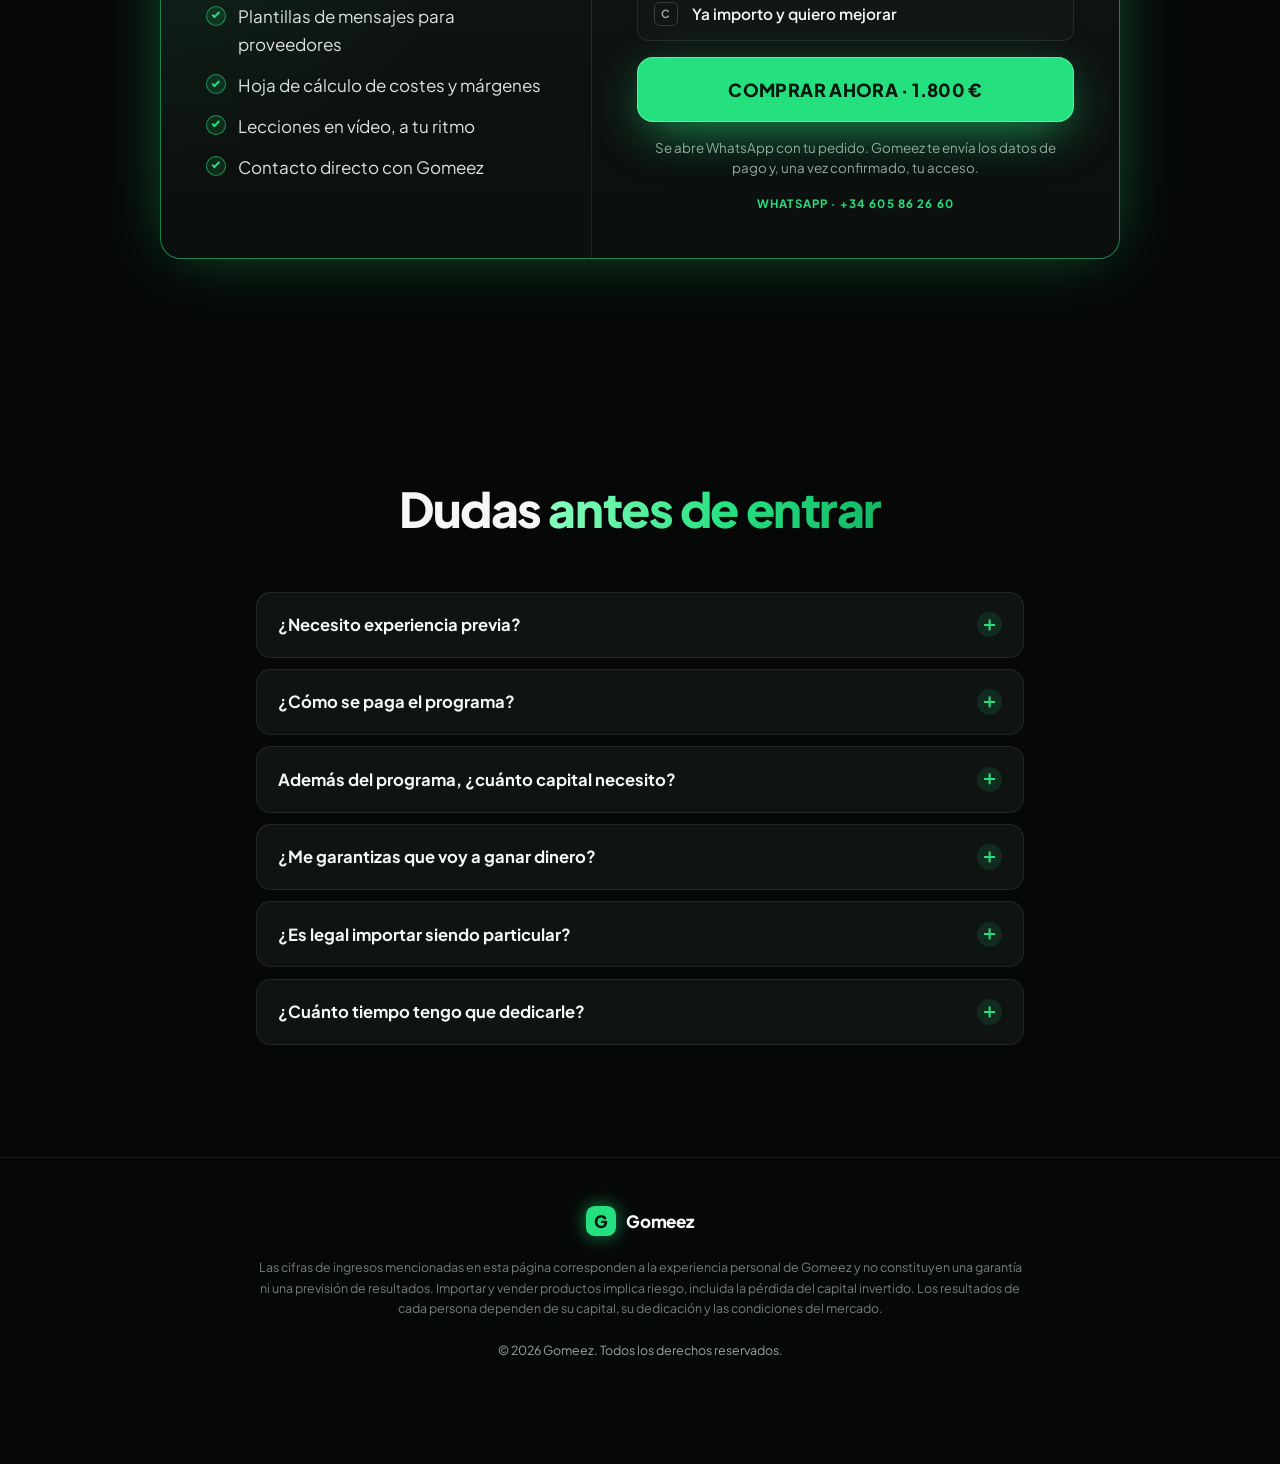
<file: cursos/index.html>
<!DOCTYPE html>
<html lang="es">
<head>
  <meta charset="utf-8">
  <meta name="viewport" content="width=device-width, initial-scale=1">
  <title>Gomeez — Programa de importaciones</title>
  <meta name="description" content="Aprende con Gomeez a importar productos y venderlos con margen: producto, proveedores, logística, aduanas y venta. Acceso completo por 1.800 €.">
  <meta name="theme-color" content="#060807">
  <meta property="og:title" content="Gomeez — Programa de importaciones">
  <meta property="og:description" content="El método de importaciones de Gomeez, de la fábrica a la venta. Acceso completo por 1.800 €.">
  <meta property="og:type" content="website">
  <meta property="og:locale" content="es_ES">
  <link rel="icon" href="data:image/svg+xml,%3Csvg xmlns='http://www.w3.org/2000/svg' viewBox='0 0 64 64'%3E%3Crect width='64' height='64' rx='16' fill='%23060807'/%3E%3Cpath d='M44 25a14 14 0 1 0 2 11H33' fill='none' stroke='%2325e07f' stroke-width='6' stroke-linecap='round' stroke-linejoin='round'/%3E%3C/svg%3E">
  <link rel="preconnect" href="https://fonts.googleapis.com">
  <link rel="preconnect" href="https://fonts.gstatic.com" crossorigin>
  <link href="https://fonts.googleapis.com/css2?family=Plus+Jakarta+Sans:wght@400;500;600;700;800&display=swap" rel="stylesheet">
  <link rel="stylesheet" href="styles.css">
  <script>document.documentElement.classList.add('js');</script>
</head>
<body>
  <div class="aurora" aria-hidden="true"><i></i><i></i><i></i></div>

  <header class="bar" id="bar">
    <a class="logo" href="#inicio" aria-label="Gomeez, inicio"><span class="logo-mark" aria-hidden="true">G</span>Gomeez</a>
    <nav class="bar-links" aria-label="Principal">
      <a href="#metodo">Método</a>
      <a href="#programa">Programa</a>
      <a href="#simulador">Simulador</a>
      <a href="#dudas">Dudas</a>
    </nav>
    <a class="btn btn-sm" href="#comprar">Comprar</a>
  </header>

  <main>
    <!-- PORTADA -->
    <section class="hero" id="inicio">
      <div class="wrap narrow center">
        <p class="pill reveal"><span class="live"></span>Programa de importaciones · por Gomeez</p>
        <h1 class="reveal">Aprende a <span class="hl">importar productos<svg viewBox="0 0 300 12" preserveAspectRatio="none" aria-hidden="true"><path d="M2 8 C 70 2, 150 11, 298 4"/></svg></span> y venderlos con margen</h1>
        <p class="lead reveal">Soy Gomeez. Con este modelo de negocio genero más de 10.000&nbsp;€ al mes*, y en este programa te explico el camino completo: qué traer, a quién comprárselo, cómo pasarlo por aduanas y dónde venderlo.</p>

        <div class="stage reveal" aria-hidden="true">
          <canvas id="globe"></canvas>
          <div class="stage-top"><span class="live"></span>Ruta de una importación</div>
          <div class="chip chip-a"><small>Coste en fábrica</small><b>4,00 €</b></div>
          <div class="chip chip-b"><small>Precio de venta</small><b>19,00 €</b></div>
          <div class="chip chip-c"><small>Beneficio del pedido · ejemplo</small><b class="grad">4.225 €</b></div>
          <div class="stage-route"><span>Fábrica</span><i></i><span>Aduana</span><i></i><span>Tu cliente</span></div>
        </div>

        <a class="btn btn-xl reveal" href="#comprar">Quiero el programa · 1.800&nbsp;€ <span aria-hidden="true">↓</span></a>
        <p class="fine reveal">*Resultado personal de Gomeez. No es una garantía de ingresos.</p>
      </div>
    </section>

    <!-- CIFRAS -->
    <section class="stats" aria-label="Datos del programa">
      <div class="wrap stats-grid">
        <div class="stat reveal"><b><span data-count="10000" data-prefix="+" data-suffix=" €">+10.000 €</span></b><span>al mes genera Gomeez con este modelo*</span></div>
        <div class="stat reveal"><b><span data-count="7">7</span></b><span>módulos, de la primera idea al segundo pedido</span></div>
        <div class="stat reveal"><b><span data-count="1800" data-suffix=" €">1.800 €</span></b><span>pago único por el acceso completo</span></div>
      </div>
    </section>

    <!-- HISTORIA -->
    <section class="section" id="gomeez">
      <div class="wrap story-grid">
        <div class="story-copy reveal">
          <h2>No enseño teoría. <span class="grad">Vivo de importar.</span></h2>
          <p><b class="grad">Lo que vas a ver</b> es el mismo proceso que sigo en cada operación: cómo elijo el producto, cómo hablo con la fábrica, qué números miro antes de pagar y dónde lo vendo después.</p>
          <p>Con este modelo genero <b>más de 10.000&nbsp;€ al mes</b>. Creé el programa para ahorrarte los errores que a mí me costaron tiempo y dinero al empezar.</p>
          <p>Te cuento también lo que sale mal y por qué. Y si tienes dudas, <b>hablas conmigo</b>, no con un comercial.</p>
          <a class="btn" href="#comprar">Quiero el programa <span aria-hidden="true">↓</span></a>
        </div>

        <div class="op-card glow-card reveal" aria-hidden="true">
          <div class="op-head"><span class="live"></span>Operación en curso<em>N.º 0001</em></div>
          <ul class="op-track">
            <li class="done"><b>Producto elegido</b><span>Demanda y margen validados</span></li>
            <li class="done"><b>Proveedor cerrado</b><span>Muestra aprobada, precio pactado</span></li>
            <li class="now"><b>En tránsito</b><span>Transporte y aduana</span></li>
            <li><b>A la venta</b><span>Publicado y vendiendo</span></li>
          </ul>
          <div class="op-bars"><i style="--h:32%"></i><i style="--h:48%"></i><i style="--h:41%"></i><i style="--h:63%"></i><i style="--h:57%"></i><i style="--h:78%"></i><i style="--h:92%"></i></div>
          <p class="op-foot">Ilustración del proceso que aprendes en el programa</p>
        </div>
      </div>
    </section>

    <!-- MÉTODO -->
    <section class="section" id="metodo">
      <div class="wrap">
        <header class="sec-head center reveal">
          <h2>Cuatro pasos, <span class="grad">siempre los mismos</span></h2>
          <p>Importar no es comprar barato y cruzar los dedos. Es un proceso que se repite igual en cada operación.</p>
        </header>
        <ol class="steps">
          <li class="step glow-card reveal"><span class="step-n">01</span><h3>Producto</h3><p>Detecta artículos con demanda real y margen suficiente antes de gastar un euro.</p></li>
          <li class="step glow-card reveal"><span class="step-n">02</span><h3>Proveedor</h3><p>Filtra fábricas, pide muestras y cierra precio y condiciones con seguridad.</p></li>
          <li class="step glow-card reveal"><span class="step-n">03</span><h3>Logística</h3><p>Transporte, incoterms, aranceles e IVA: el coste real de cada unidad en tu puerta.</p></li>
          <li class="step glow-card reveal"><span class="step-n">04</span><h3>Venta</h3><p>Dónde vender, a qué precio, y cómo convertir una operación en la siguiente.</p></li>
        </ol>
      </div>
    </section>

    <!-- PROGRAMA -->
    <section class="section" id="programa">
      <div class="wrap">
        <header class="sec-head center reveal">
          <h2>Lo que hay dentro <span class="grad">del programa</span></h2>
          <p>Siete módulos en el orden en el que ocurre una importación real.</p>
        </header>
      </div>
      <div class="carousel reveal">
        <button class="car-btn car-prev" id="carPrev" aria-label="Módulo anterior">‹</button>
        <div class="car-track" id="carTrack" tabindex="0" aria-label="Módulos del programa">
          <article class="mod"><span class="mod-n">Módulo 1</span><h3>Las bases del negocio</h3><ul><li>Cómo funciona el modelo y de dónde sale el margen</li><li>Cuánto capital necesitas y cómo repartirlo</li><li>Alta de actividad, EORI y lo básico para operar en regla</li></ul></article>
          <article class="mod"><span class="mod-n">Módulo 2</span><h3>Encontrar el producto</h3><ul><li>Criterios: demanda, competencia, peso y margen</li><li>Productos que conviene evitar al principio</li><li>Validar la idea antes del primer pedido</li></ul></article>
          <article class="mod"><span class="mod-n">Módulo 3</span><h3>Proveedores y negociación</h3><ul><li>Dónde buscar fábricas y distinguirlas de intermediarios</li><li>Muestras, mínimos y precio por volumen</li><li>Pagos seguros y señales de estafa</li></ul></article>
          <article class="mod"><span class="mod-n">Módulo 4</span><h3>Logística y transporte</h3><ul><li>Marítimo, aéreo o exprés: cuándo compensa cada uno</li><li>Incoterms explicados sin jerga</li><li>Transitario y control de calidad en origen</li></ul></article>
          <article class="mod"><span class="mod-n">Módulo 5</span><h3>Aduanas e impuestos</h3><ul><li>Aranceles e IVA de importación, calculados antes de comprar</li><li>Documentación y certificados</li><li>Errores que retienen la mercancía</li></ul></article>
          <article class="mod"><span class="mod-n">Módulo 6</span><h3>Vender con margen</h3><ul><li>Marketplaces, tienda propia y venta al por mayor</li><li>Fijar el precio y presentar el producto</li><li>Primeras ventas y atención al cliente</li></ul></article>
          <article class="mod"><span class="mod-n">Módulo 7</span><h3>Repetir y escalar</h3><ul><li>Leer los números y decidir la siguiente operación</li><li>Reinvertir y ampliar catálogo</li><li>Que el negocio no dependa de tu tiempo</li></ul></article>
        </div>
        <button class="car-btn car-next" id="carNext" aria-label="Módulo siguiente">›</button>
      </div>
      <div class="car-dots" id="carDots" aria-hidden="true"></div>
    </section>

    <!-- SIMULADOR -->
    <section class="section" id="simulador">
      <div class="wrap">
        <header class="sec-head center reveal">
          <h2>Haz los números de <span class="grad">una importación</span></h2>
          <p>Todo el negocio cabe en esta cuenta. Mueve los valores y mira cómo cambia el margen.</p>
        </header>
        <div class="sim frame reveal">
          <form class="sim-form" id="calcForm" novalidate>
            <label><span>Coste por unidad en fábrica</span><output id="oCost">4,00 €</output><input type="range" id="iCost" min="0.5" max="50" step="0.5" value="4"></label>
            <label><span>Unidades del pedido</span><output id="oUnits">500</output><input type="range" id="iUnits" min="50" max="3000" step="50" value="500"></label>
            <label><span>Transporte, aranceles e IVA</span><output id="oShip">900 €</output><input type="range" id="iShip" min="0" max="6000" step="50" value="900"></label>
            <label><span>Precio de venta por unidad</span><output id="oPrice">19,00 €</output><input type="range" id="iPrice" min="1" max="150" step="0.5" value="19"></label>
            <label><span>Comisiones y publicidad</span><output id="oFees">25 %</output><input type="range" id="iFees" min="0" max="60" step="1" value="25"></label>
          </form>
          <div class="sim-out" aria-live="polite">
            <dl>
              <div><dt>Mercancía</dt><dd id="rGoods">2.000 €</dd></div>
              <div><dt>Transporte e impuestos</dt><dd id="rShip">900 €</dd></div>
              <div><dt>Inversión total</dt><dd id="rInvest">2.900 €</dd></div>
              <div><dt>Coste real por unidad</dt><dd id="rLanded">5,80 €</dd></div>
              <div><dt>Ingresos por ventas</dt><dd id="rRevenue">9.500 €</dd></div>
              <div><dt>Comisiones y publicidad</dt><dd id="rFees">−2.375 €</dd></div>
            </dl>
            <div class="sim-total"><span>Beneficio de la operación</span><strong id="rProfit">4.225 €</strong></div>
            <div class="sim-roi"><span>Retorno sobre inversión</span><b id="rRoi">146 %</b><i class="roi-bar"><i id="roiFill"></i></i></div>
            <p class="sim-note">Ejemplo ilustrativo con los valores que tú introduces. No es una previsión ni una promesa de resultados.</p>
          </div>
        </div>
      </div>
    </section>

    <!-- COMPRAR -->
    <section class="section buy" id="comprar">
      <div class="wrap">
        <header class="sec-head center reveal">
          <h2>Compra el programa <span class="grad">y empieza hoy</span></h2>
          <p>Un único acceso, con todo incluido.</p>
        </header>

        <div class="buy-card frame reveal">
          <div class="buy-main">
            <p class="tagline">Acceso completo</p>
            <p class="price"><span class="grad" data-count="1800">1.800</span><sup>€</sup></p>
            <p class="price-sub">Pago único</p>
            <ul class="buy-list">
              <li>Los siete módulos del programa</li>
              <li>Plantillas de mensajes para proveedores</li>
              <li>Hoja de cálculo de costes y márgenes</li>
              <li>Lecciones en vídeo, a tu ritmo</li>
              <li>Contacto directo con Gomeez</li>
            </ul>
          </div>

          <div class="quiz" id="quiz">
            <div class="quiz-prog"><span class="dashes" id="qDashes"><i></i><i></i><i></i></span><em id="qCount">Paso 1 / 3</em></div>

            <div class="q-step" data-q="Experiencia importando">
              <h3>¿Has importado alguna vez?</h3>
              <p>Opcional: así Gomeez sabe desde dónde partes.</p>
              <button type="button"><kbd>A</kbd>Nunca, empiezo de cero</button>
              <button type="button"><kbd>B</kbd>He hecho algún pedido pequeño</button>
              <button type="button"><kbd>C</kbd>Ya importo y quiero mejorar</button>
            </div>
            <div class="q-step" data-q="Tiempo por semana" hidden>
              <h3>¿Cuánto tiempo puedes dedicarle?</h3>
              <p>Cada semana, de forma constante.</p>
              <button type="button"><kbd>A</kbd>Menos de 5 horas</button>
              <button type="button"><kbd>B</kbd>Entre 5 y 15 horas</button>
              <button type="button"><kbd>C</kbd>Más de 15 horas</button>
            </div>
            <div class="q-step" data-q="Capital para el primer pedido" hidden>
              <h3>¿Con qué capital cuentas para tu primer pedido?</h3>
              <p>Aparte del precio del programa.</p>
              <button type="button"><kbd>A</kbd>Menos de 1.000 €</button>
              <button type="button"><kbd>B</kbd>Entre 1.000 y 5.000 €</button>
              <button type="button"><kbd>C</kbd>Más de 5.000 €</button>
            </div>
            <div class="q-done" id="qDone" hidden>
              <h3>Listo.</h3>
              <p>Tus respuestas se enviarán junto a tu pedido.</p>
              <button type="button" class="q-reset" id="qReset">Cambiar respuestas</button>
            </div>

            <a class="btn btn-xl btn-block" id="buyBtn" target="_blank" rel="noopener"
               href="https://wa.me/34605862660?text=Hola%20Gomeez%2C%20quiero%20comprar%20el%20programa%20de%20importaciones%20(1.800%20%E2%82%AC).">Comprar ahora · 1.800&nbsp;€</a>
            <p class="buy-note" id="buyNote">Se abre WhatsApp con tu pedido. Gomeez te envía los datos de pago y, una vez confirmado, tu acceso.</p>
            <p class="buy-phone">WhatsApp · +34 605 86 26 60</p>
          </div>
        </div>
      </div>
    </section>

    <!-- DUDAS -->
    <section class="section" id="dudas">
      <div class="wrap narrow">
        <header class="sec-head center reveal">
          <h2>Dudas <span class="grad">antes de entrar</span></h2>
        </header>
        <div class="faqs">
          <details class="faq reveal"><summary>¿Necesito experiencia previa?<i aria-hidden="true"></i></summary><p>No. El programa empieza desde cero y sigue el orden de una importación real, así que cada módulo se apoya en el anterior.</p></details>
          <details class="faq reveal"><summary>¿Cómo se paga el programa?<i aria-hidden="true"></i></summary><p>El precio es de 1.800&nbsp;€ en un pago único. Al pulsar «Comprar ahora» se abre WhatsApp con tu pedido; ahí recibes los datos de pago y, cuando se confirma, tu acceso.</p></details>
          <details class="faq reveal"><summary>Además del programa, ¿cuánto capital necesito?<i aria-hidden="true"></i></summary><p>Depende del producto que elijas. En el primer módulo vemos cómo calcular tu presupuesto y cómo hacer un primer pedido pequeño para aprender sin arriesgar de más.</p></details>
          <details class="faq reveal"><summary>¿Me garantizas que voy a ganar dinero?<i aria-hidden="true"></i></summary><p>No, y desconfía de quien lo haga. Enseño el método que yo uso; el resultado depende de tu producto, tu capital y del trabajo que le pongas.</p></details>
          <details class="faq reveal"><summary>¿Es legal importar siendo particular?<i aria-hidden="true"></i></summary><p>Para vender de forma habitual necesitas estar dado de alta. En el programa vemos qué trámites hacen falta y en qué orden, para operar en regla desde el principio.</p></details>
          <details class="faq reveal"><summary>¿Cuánto tiempo tengo que dedicarle?<i aria-hidden="true"></i></summary><p>Puedes compaginarlo con tu trabajo o tus estudios. Lo importante es la constancia: unas pocas horas cada semana valen más que un fin de semana de atracón.</p></details>
        </div>
      </div>
    </section>
  </main>

  <footer class="footer">
    <div class="wrap narrow center">
      <a class="logo" href="#inicio"><span class="logo-mark" aria-hidden="true">G</span>Gomeez</a>
      <p class="legal">Las cifras de ingresos mencionadas en esta página corresponden a la experiencia personal de Gomeez y no constituyen una garantía ni una previsión de resultados. Importar y vender productos implica riesgo, incluida la pérdida del capital invertido. Los resultados de cada persona dependen de su capital, su dedicación y las condiciones del mercado.</p>
      <p class="copy">© <span id="year">2026</span> Gomeez. Todos los derechos reservados.</p>
    </div>
  </footer>

  <a class="dock" id="dock" href="#comprar"><span>Programa de importaciones · <b>1.800&nbsp;€</b></span><em>Comprar</em></a>

  <script src="main.js"></script>
</body>
</html>
</file>
<file: css/styles.css>
:root {
  --bg: #07060d;
  --ink: #f3f1ff;
  --muted: #a9a5c4;
  --line: rgba(255, 255, 255, .1);
  --glass: rgba(16, 14, 30, .55);
  --violet: #7c5cff;
  --cyan: #00e5ff;
  --wa: #25d366;
  --radius: 22px;
  --display: "Space Grotesk", ui-sans-serif, system-ui, sans-serif;
  --body: "Inter", ui-sans-serif, system-ui, -apple-system, "Segoe UI", sans-serif;
}

* { box-sizing: border-box; margin: 0; }
html { scroll-behavior: smooth; scroll-padding-top: 80px; }
body {
  background: var(--bg);
  color: var(--ink);
  font-family: var(--body);
  font-size: 17px;
  line-height: 1.6;
  overflow-x: hidden;
  -webkit-font-smoothing: antialiased;
}
/* Fondo de respaldo si no hay WebGL */
body::before {
  content: "";
  position: fixed; inset: 0; z-index: -2;
  background:
    radial-gradient(60vw 60vw at 80% 10%, rgba(124, 92, 255, .28), transparent 60%),
    radial-gradient(50vw 50vw at 10% 90%, rgba(0, 229, 255, .16), transparent 60%),
    var(--bg);
}
#scene { position: fixed; inset: 0; width: 100%; height: 100%; z-index: -1; display: block; }
.grain {
  position: fixed; inset: 0; z-index: 0; pointer-events: none; opacity: .06;
  background-image: url("data:image/svg+xml,%3Csvg xmlns='http://www.w3.org/2000/svg' width='160' height='160'%3E%3Cfilter id='n'%3E%3CfeTurbulence type='fractalNoise' baseFrequency='.9' numOctaves='2'/%3E%3C/filter%3E%3Crect width='100%25' height='100%25' filter='url(%23n)'/%3E%3C/svg%3E");
}
main, .footer { position: relative; z-index: 1; }
main { overflow-x: clip; }

a { color: inherit; text-decoration: none; }
h1, h2, h3 { font-family: var(--display); line-height: 1.05; letter-spacing: -.02em; }
h1 { font-size: clamp(2.7rem, 7.4vw, 6rem); font-weight: 700; }
h2 { font-size: clamp(2rem, 4.4vw, 3.4rem); font-weight: 600; }
h3 { font-size: 1.3rem; font-weight: 600; }
.grad {
  background: linear-gradient(100deg, var(--violet), var(--cyan) 60%, #b8ffe9);
  -webkit-background-clip: text; background-clip: text; color: transparent;
}
.eyebrow {
  font-family: var(--display); font-size: .8rem; letter-spacing: .22em; text-transform: uppercase;
  color: var(--cyan); margin-bottom: 1rem;
}

/* ---------- Botones ---------- */
.btn {
  display: inline-flex; align-items: center; justify-content: center; gap: .6rem;
  padding: .95rem 1.5rem; border-radius: 999px; border: 1px solid transparent;
  font: 600 1rem var(--body); cursor: pointer; white-space: nowrap;
  transition: transform .25s cubic-bezier(.2, .8, .2, 1), box-shadow .25s, background .25s, border-color .25s;
}
.btn:hover { transform: translateY(-3px); }
.btn:focus-visible, a:focus-visible, button:focus-visible, input:focus-visible, select:focus-visible, textarea:focus-visible {
  outline: 2px solid var(--cyan); outline-offset: 3px;
}
.btn-wa { background: var(--wa); color: #04130a; box-shadow: 0 10px 40px -10px rgba(37, 211, 102, .7); }
.btn-wa:hover { box-shadow: 0 16px 50px -8px rgba(37, 211, 102, .9); }
.btn-ghost { border-color: var(--line); background: rgba(255, 255, 255, .05); backdrop-filter: blur(10px); }
.btn-ghost:hover { border-color: rgba(255, 255, 255, .35); background: rgba(255, 255, 255, .1); }
.btn-sm { padding: .6rem 1.05rem; font-size: .92rem; }
.wa-ico { width: 1.35em; height: 1.35em; flex: none; }

/* ---------- Navegación ---------- */
.nav {
  position: fixed; top: 0; left: 0; right: 0; z-index: 20;
  display: flex; align-items: center; gap: 1.5rem;
  padding: .9rem clamp(1rem, 4vw, 3rem);
  transition: background .3s, border-color .3s, backdrop-filter .3s;
  border-bottom: 1px solid transparent;
}
.nav.scrolled { background: rgba(7, 6, 13, .7); backdrop-filter: blur(16px); border-color: var(--line); }
.logo { display: flex; align-items: center; gap: .6rem; font: 700 1.15rem var(--display); letter-spacing: .14em; }
.nav-links { display: flex; gap: 1.8rem; margin-left: auto; font-size: .95rem; color: var(--muted); }
.nav-links a { transition: color .2s; }
.nav-links a:hover { color: var(--ink); }
.burger { display: none; }

/* ---------- Hero ---------- */
.hero {
  min-height: 100svh; display: flex; align-items: center;
  padding: 7rem clamp(1.2rem, 6vw, 6rem) 4rem;
}
.hero-copy { max-width: 720px; }
.lead { font-size: clamp(1.05rem, 1.5vw, 1.25rem); color: var(--muted); max-width: 34rem; margin: 1.6rem 0 2.2rem; }
.cta-row { display: flex; flex-wrap: wrap; gap: .9rem; }
.hint { margin-top: 2.4rem; font-size: .85rem; color: var(--muted); display: flex; align-items: center; gap: .6rem; }
.dot { width: 8px; height: 8px; border-radius: 50%; background: var(--cyan); box-shadow: 0 0 12px var(--cyan); animation: pulse 1.8s infinite; }
@keyframes pulse { 50% { opacity: .3; transform: scale(.7); } }

/* ---------- Secciones ---------- */
.section { padding: clamp(5rem, 11vw, 9rem) clamp(1.2rem, 6vw, 6rem); max-width: 1400px; margin: 0 auto; }
.section-head { max-width: 46rem; margin-bottom: 3rem; }
.section-head p:last-child { color: var(--muted); margin-top: 1rem; }
.grid { display: grid; gap: 1.2rem; }
.cards { grid-template-columns: repeat(auto-fit, minmax(280px, 1fr)); }

.card, .plan, .lab-panel, .contact-box, .step {
  background: var(--glass);
  border: 1px solid var(--line);
  border-radius: var(--radius);
  backdrop-filter: blur(18px) saturate(140%);
  -webkit-backdrop-filter: blur(18px) saturate(140%);
}
.card { padding: 1.8rem; }
.card p, .step p { color: var(--muted); font-size: .97rem; margin-top: .7rem; }
.card-ico {
  width: 52px; height: 52px; display: grid; place-items: center; margin-bottom: 1.3rem;
  border-radius: 14px; font-size: 1.5rem; color: var(--cyan);
  background: linear-gradient(140deg, rgba(124, 92, 255, .35), rgba(0, 229, 255, .12));
  border: 1px solid var(--line);
}

/* Tarjetas con inclinación 3D */
.tilt {
  --rx: 0deg; --ry: 0deg; --mx: 50%; --my: 50%;
  position: relative; transform-style: preserve-3d;
  transform: perspective(900px) rotateX(var(--rx)) rotateY(var(--ry));
  transition: transform .35s cubic-bezier(.2, .8, .2, 1), border-color .3s;
}
.tilt::after {
  content: ""; position: absolute; inset: 0; border-radius: inherit; pointer-events: none; opacity: 0;
  background: radial-gradient(420px circle at var(--mx) var(--my), rgba(124, 92, 255, .28), transparent 60%);
  transition: opacity .3s;
}
.tilt:hover { border-color: rgba(255, 255, 255, .28); }
.tilt:hover::after { opacity: 1; }

/* ---------- Laboratorio ---------- */
.lab { min-height: 100svh; display: flex; align-items: center; padding-top: 6rem; padding-bottom: 3rem; }
.lab-panel { max-width: 30rem; padding: clamp(1.6rem, 3vw, 2.6rem); }
.lab-panel > p { color: var(--muted); margin: 1rem 0 1.8rem; }
.control { margin-bottom: 1.4rem; }
.control-label { display: block; font-size: .78rem; letter-spacing: .16em; text-transform: uppercase; color: var(--muted); margin-bottom: .6rem; }
.seg { display: flex; gap: .3rem; padding: .3rem; border-radius: 999px; background: rgba(255, 255, 255, .06); border: 1px solid var(--line); }
.seg button {
  flex: 1; padding: .6rem .5rem; border: 0; border-radius: 999px; background: none;
  color: var(--muted); font: 600 .9rem var(--body); cursor: pointer; transition: background .25s, color .25s;
}
.seg button.active { background: var(--ink); color: #0b0a14; }
.swatches { display: flex; gap: .7rem; }
.swatches button {
  width: 44px; height: 44px; border-radius: 50%; cursor: pointer;
  border: 2px solid transparent; outline-offset: 3px;
  background: linear-gradient(135deg, var(--a), var(--b));
  box-shadow: 0 0 0 0 transparent; transition: transform .2s, box-shadow .2s;
}
.swatches button:hover { transform: scale(1.1); }
.swatches button.active { box-shadow: 0 0 0 2px var(--bg), 0 0 0 4px var(--ink); }
input[type=range] { width: 100%; accent-color: var(--cyan); height: 28px; cursor: pointer; }
.lab-panel .btn { margin-top: .6rem; }

/* ---------- Proceso ---------- */
.steps { list-style: none; padding: 0; display: grid; gap: 1.2rem; grid-template-columns: repeat(auto-fit, minmax(230px, 1fr)); }
.step { padding: 1.8rem; }
.step-n { display: block; font: 700 2.6rem var(--display); margin-bottom: 1rem; color: transparent; -webkit-text-stroke: 1px rgba(255, 255, 255, .45); }

/* ---------- Planes ---------- */
.plans { grid-template-columns: repeat(auto-fit, minmax(270px, 1fr)); align-items: stretch; }
.plan { padding: 2.2rem 1.9rem; display: flex; flex-direction: column; }
.plan-sub { color: var(--muted); margin-top: .4rem; }
.plan ul { list-style: none; padding: 0; margin: 1.6rem 0 2rem; display: grid; gap: .7rem; flex: 1; align-content: start; }
.plan li { padding-left: 1.6rem; position: relative; font-size: .97rem; }
.plan li::before { content: "✓"; position: absolute; left: 0; color: var(--cyan); font-weight: 700; }
.plan-hot { border-color: rgba(124, 92, 255, .7); background: linear-gradient(160deg, rgba(124, 92, 255, .25), rgba(16, 14, 30, .6) 55%); box-shadow: 0 30px 80px -40px rgba(124, 92, 255, .9); }
.badge {
  align-self: flex-start; margin-bottom: 1rem; padding: .3rem .8rem; border-radius: 999px;
  font-size: .72rem; font-weight: 600; letter-spacing: .12em; text-transform: uppercase;
  background: linear-gradient(100deg, var(--violet), var(--cyan)); color: #07060d;
}

/* ---------- Contacto ---------- */
.contact-box { display: grid; grid-template-columns: 1fr 1fr; gap: clamp(1.5rem, 4vw, 4rem); padding: clamp(1.6rem, 4vw, 3.5rem); }
.contact-copy p { color: var(--muted); margin-top: 1rem; }
.phone { display: inline-flex; align-items: center; gap: .7rem; margin-top: 2rem; font: 700 clamp(1.7rem, 3.2vw, 2.5rem) var(--display); color: var(--wa); transition: transform .25s; }
.phone:hover { transform: translateX(6px); }
.form { display: grid; gap: 1rem; }
.form label { display: grid; gap: .4rem; font-size: .85rem; color: var(--muted); }
.form input, .form select, .form textarea {
  width: 100%; padding: .9rem 1rem; border-radius: 14px; border: 1px solid var(--line);
  background: rgba(255, 255, 255, .06); color: var(--ink); font: 400 1rem var(--body); resize: vertical;
}
.form select option { color: #111; }
.form ::placeholder { color: rgba(255, 255, 255, .35); }
.form-note { font-size: .8rem; color: var(--muted); }

/* ---------- Pie y botón flotante ---------- */
.footer { display: flex; flex-wrap: wrap; gap: 1rem; justify-content: space-between; padding: 2rem clamp(1.2rem, 6vw, 6rem) 6.5rem; color: var(--muted); font-size: .9rem; border-top: 1px solid var(--line); }
.footer a:hover { color: var(--wa); }
.fab {
  position: fixed; right: clamp(1rem, 3vw, 2rem); bottom: clamp(1rem, 3vw, 2rem); z-index: 30;
  width: 62px; height: 62px; display: grid; place-items: center; border-radius: 50%;
  background: var(--wa); color: #fff; font-size: 1.5rem;
  box-shadow: 0 12px 40px -6px rgba(37, 211, 102, .8);
  transition: transform .25s;
}
.fab::before { content: ""; position: absolute; inset: 0; border-radius: 50%; border: 2px solid var(--wa); animation: ring 2.2s infinite; }
.fab:hover { transform: scale(1.1) rotate(-6deg); }
@keyframes ring { to { transform: scale(1.7); opacity: 0; } }

/* ---------- Aparición ---------- */
.js .reveal { opacity: 0; translate: 0 28px; transition: opacity .8s, translate .8s cubic-bezier(.2, .8, .2, 1); transition-delay: var(--d, 0s); }
.js .reveal.in { opacity: 1; translate: 0 0; }

/* ---------- Móvil ---------- */
@media (max-width: 980px) {
  .nav-cta span { display: none; }
  .nav-cta { margin-left: auto; padding: .6rem; }
  .burger {
    display: grid; gap: 6px; padding: 12px 8px; background: none; border: 0; cursor: pointer;
  }
  .burger span { display: block; width: 24px; height: 2px; background: var(--ink); transition: transform .3s; }
  .burger[aria-expanded=true] span:first-child { transform: translateY(4px) rotate(45deg); }
  .burger[aria-expanded=true] span:last-child { transform: translateY(-4px) rotate(-45deg); }
  .nav-links {
    position: fixed; inset: 0; z-index: -1; margin: 0;
    flex-direction: column; justify-content: center; align-items: center; gap: 2rem;
    background: rgba(7, 6, 13, .94); backdrop-filter: blur(20px);
    font: 600 1.7rem var(--display); color: var(--ink);
    opacity: 0; visibility: hidden; transition: opacity .3s, visibility .3s;
  }
  .nav-links.open { opacity: 1; visibility: visible; }
  .hero { align-items: flex-end; padding-bottom: 3rem; }
  .hero-copy { padding-top: 42svh; }
  .hint { display: none; }
  .lab { align-items: flex-end; padding-top: 48svh; }
  .lab-panel { max-width: none; width: 100%; background: rgba(16, 14, 30, .38); backdrop-filter: blur(5px); -webkit-backdrop-filter: blur(5px); }
  .lab-panel h2, .lab-panel > p { text-shadow: 0 2px 14px rgba(7, 6, 13, .9); }
  .lab-panel > p { color: var(--ink); }
  .contact-box { grid-template-columns: 1fr; }
  .cta-row .btn { flex: 1 1 100%; }
}

@media (prefers-reduced-motion: reduce) {
  html { scroll-behavior: auto; }
  .js .reveal { opacity: 1; translate: 0 0; transition: none; }
  .tilt { transform: none; }
  .dot, .fab::before { animation: none; }
}

/* =================================================================== */
/*  v2 — capa extra de interacción                                      */
/* =================================================================== */

/* ---------- Pantalla de carga ---------- */
.loader {
  position: fixed; inset: 0; z-index: 100; display: grid; place-content: center; justify-items: center; gap: 1.4rem;
  background: var(--bg);
  transition: opacity .7s ease, visibility .7s;
  animation: loaderSafety .6s 5s forwards; /* por si el JS no llega a cargar */
}
.loader.done { opacity: 0; visibility: hidden; }
.loader-tri { stroke-dasharray: 160; stroke-dashoffset: 160; animation: draw 1.4s ease-in-out infinite alternate; }
.loader-bar { width: 180px; height: 2px; background: rgba(255, 255, 255, .1); border-radius: 2px; overflow: hidden; }
.loader-bar span { display: block; height: 100%; width: 0; background: linear-gradient(90deg, var(--violet), var(--cyan)); transition: width .3s; }
.loader-txt { font-size: .78rem; letter-spacing: .2em; text-transform: uppercase; color: var(--muted); }
@keyframes draw { to { stroke-dashoffset: 0; } }
@keyframes loaderSafety { to { opacity: 0; visibility: hidden; } }

/* ---------- Barra de progreso de lectura ---------- */
.progress {
  position: fixed; top: 0; left: 0; right: 0; height: 2px; z-index: 40; transform-origin: 0 50%; transform: scaleX(0);
  background: linear-gradient(90deg, var(--violet), var(--cyan));
  box-shadow: 0 0 12px var(--cyan);
}

/* ---------- Cursor ---------- */
.cursor {
  position: fixed; top: 0; left: 0; z-index: 90; pointer-events: none;
  width: 34px; height: 34px; margin: -17px 0 0 -17px; border-radius: 50%;
  border: 1.5px solid rgba(255, 255, 255, .6);
  mix-blend-mode: difference; opacity: 0;
  transition: width .25s, height .25s, margin .25s, background .25s, opacity .3s, border-color .25s;
}
.cursor.on { opacity: 1; }
.cursor.hover { width: 64px; height: 64px; margin: -32px 0 0 -32px; background: rgba(255, 255, 255, .9); border-color: transparent; }
.cursor.down { width: 22px; height: 22px; margin: -11px 0 0 -11px; }
@media (hover: none) { .cursor { display: none; } }

/* ---------- Titular letra a letra ---------- */
.split .ch { display: inline-block; opacity: 0; transform: translateY(.6em) rotateX(-80deg); transform-origin: 50% 100%;
  transition: opacity .7s, transform .9s cubic-bezier(.2, .9, .2, 1); transition-delay: calc(var(--i) * 28ms + .15s); }
.split .word { display: inline-block; white-space: nowrap; perspective: 600px; }
.split.in .ch { opacity: 1; transform: none; }
/* el degradado se pinta letra a letra desde JS */
.split .grad { background: none; color: inherit; }
.split .grad .ch { color: var(--c); }
.js .split.reveal { translate: none; opacity: 1; }

/* ---------- Indicador de scroll ---------- */
.hero { position: relative; }
.scroll-cue {
  position: absolute; left: 50%; bottom: 1.8rem; translate: -50% 0;
  width: 26px; height: 42px; border: 1.5px solid rgba(255, 255, 255, .35); border-radius: 14px;
}
.scroll-cue span { position: absolute; left: 50%; top: 8px; width: 4px; height: 8px; margin-left: -2px; border-radius: 2px; background: var(--ink); animation: cue 1.8s infinite; }
@keyframes cue { 0% { opacity: 0; transform: translateY(0); } 30% { opacity: 1; } 100% { opacity: 0; transform: translateY(14px); } }

/* ---------- Cifras ---------- */
.stats {
  position: relative; z-index: 1; max-width: 1400px; margin: 0 auto;
  display: grid; grid-template-columns: repeat(4, 1fr);
  padding: 0 clamp(1.2rem, 6vw, 6rem);
}
.stat { padding: 1.6rem 1.4rem; border-left: 1px solid var(--line); }
.stat strong { display: block; font: 700 clamp(2.2rem, 4.5vw, 3.6rem) var(--display); line-height: 1; letter-spacing: -.03em;
  background: linear-gradient(180deg, #fff, rgba(255, 255, 255, .45)); -webkit-background-clip: text; background-clip: text; color: transparent; }
.stat > span { display: block; margin-top: .6rem; color: var(--muted); font-size: .92rem; }

/* ---------- Carrusel 3D ---------- */
.ideas { overflow: visible; }
.ring-stage {
  --cw: 300px; --ch: 390px;
  position: relative; height: calc(var(--ch) + 120px);
  perspective: 1400px; perspective-origin: 50% 40%;
  cursor: grab; touch-action: pan-y; user-select: none; -webkit-user-select: none;
  outline: none;
}
.ring-stage:focus-visible { outline: 2px solid var(--cyan); outline-offset: 8px; border-radius: 20px; }
.ring-stage.grabbing { cursor: grabbing; }
.ring { position: absolute; left: 50%; top: 50px; width: var(--cw); height: var(--ch); margin-left: calc(var(--cw) / -2); transform-style: preserve-3d; }
.ring-card {
  position: absolute; inset: 0; padding: 1.4rem; border-radius: 24px;
  display: flex; flex-direction: column; justify-content: flex-end; gap: .55rem;
  background: linear-gradient(165deg, color-mix(in srgb, var(--h1) 30%, #0e0c1c), #0d0b18 60%);
  border: 1px solid rgba(255, 255, 255, .14);
  box-shadow: 0 30px 70px -30px color-mix(in srgb, var(--h1) 70%, transparent), inset 0 1px 0 rgba(255, 255, 255, .12);
  backface-visibility: hidden; -webkit-backface-visibility: hidden;
  transition: border-color .3s, filter .3s;
  -webkit-user-drag: none;
}
.ring-card:hover { border-color: color-mix(in srgb, var(--h2) 70%, white); }
.ring-card h3 { font-size: 1.35rem; }
.ring-card p { color: var(--muted); font-size: .92rem; line-height: 1.5; }
.ring-tag { align-self: flex-start; font-size: .7rem; letter-spacing: .14em; text-transform: uppercase; padding: .25rem .65rem; border-radius: 999px; border: 1px solid rgba(255, 255, 255, .2); color: var(--h2); }
.ring-art { position: absolute; left: 0; right: 0; top: 0; height: 52%; overflow: hidden; border-radius: 24px 24px 0 0; transform-style: preserve-3d; perspective: 400px; }
.ring-art::before { content: ""; position: absolute; inset: 0; background: radial-gradient(circle at 50% 60%, color-mix(in srgb, var(--h1) 55%, transparent), transparent 65%); }
.ring-art i { position: absolute; left: 50%; top: 52%; display: block; }
/* órbitas */
.art-orbit i { width: 120px; height: 120px; margin: -60px; border-radius: 50%; border: 1.5px solid var(--h2); animation: spin3d 6s linear infinite; }
.art-orbit i:nth-child(2) { animation-duration: 8s; animation-direction: reverse; border-color: var(--h1); width: 90px; height: 90px; margin: -45px; }
.art-orbit i:nth-child(3) { width: 34px; height: 34px; margin: -17px; border: 0; background: radial-gradient(circle at 35% 30%, #fff, var(--h2) 40%, var(--h1)); box-shadow: 0 0 40px var(--h2); animation: none; }
@keyframes spin3d { from { transform: rotateX(70deg) rotateZ(0); } to { transform: rotateX(70deg) rotateZ(360deg); } }
/* cubo */
.art-cube i { width: 80px; height: 80px; margin: -40px; border: 1.5px solid var(--h2); background: color-mix(in srgb, var(--h1) 18%, transparent); animation: cube 7s linear infinite; }
.art-cube i:nth-child(2) { animation-delay: -2.3s; border-color: var(--h1); }
.art-cube i:nth-child(3) { animation-delay: -4.6s; width: 40px; height: 40px; margin: -20px; background: var(--h2); opacity: .7; }
@keyframes cube { from { transform: rotateX(-25deg) rotateY(0) translateZ(0); } to { transform: rotateX(-25deg) rotateY(360deg) translateZ(0); } }
/* onda */
.art-wave i { width: 170px; height: 170px; margin: -85px; border-radius: 50%; border: 1.5px solid var(--h2); transform: rotateX(72deg); animation: wave 2.6s ease-out infinite; }
.art-wave i:nth-child(2) { animation-delay: -.86s; border-color: var(--h1); }
.art-wave i:nth-child(3) { animation-delay: -1.73s; }
@keyframes wave { from { transform: rotateX(72deg) scale(.1); opacity: 1; } to { transform: rotateX(72deg) scale(1); opacity: 0; } }
/* arco */
.art-arch i { width: 60px; height: 100px; margin: -50px -30px; border: 1.5px solid var(--h2); border-radius: 30px 30px 0 0; transform: translateX(-70px) rotateY(40deg); }
.art-arch i:nth-child(2) { transform: none; border-color: #fff; box-shadow: 0 0 30px var(--h1); }
.art-arch i:nth-child(3) { transform: translateX(70px) rotateY(-40deg); }

.ring-nav { display: flex; align-items: center; justify-content: center; gap: 1.2rem; margin-top: .5rem; }
.ring-btn {
  width: 52px; height: 52px; border-radius: 50%; border: 1px solid var(--line); background: rgba(255, 255, 255, .06);
  color: var(--ink); font-size: 1.2rem; cursor: pointer; transition: background .25s, border-color .25s;
}
.ring-btn:hover { background: rgba(255, 255, 255, .14); border-color: rgba(255, 255, 255, .35); }
.ring-count { font: 600 .95rem var(--display); color: var(--muted); min-width: 4ch; text-align: center; font-variant-numeric: tabular-nums; }

/* ---------- Laboratorio ---------- */
.lab-actions { display: flex; flex-wrap: wrap; gap: .7rem; margin-top: .6rem; }
.lab-actions .btn { margin-top: 0; }

/* ---------- Proceso: línea que se llena ---------- */
.steps { position: relative; }
.step { position: relative; overflow: hidden; }
.step::before {
  content: ""; position: absolute; left: 0; top: 0; height: 2px; width: 100%;
  background: linear-gradient(90deg, var(--violet), var(--cyan)); transform: scaleX(0); transform-origin: 0 50%;
  transition: transform 1s cubic-bezier(.2, .8, .2, 1) .3s;
}
.step.in::before { transform: scaleX(1); }
.step:hover .step-n { -webkit-text-stroke-color: var(--cyan); }
.step-n { transition: -webkit-text-stroke-color .3s; }

/* ---------- Marquesina ---------- */
.marquee { position: relative; z-index: 1; overflow: hidden; padding: 1.4rem 0; border-block: 1px solid var(--line);
  background: rgba(7, 6, 13, .5); backdrop-filter: blur(6px); transform: rotate(-2deg) scale(1.04); margin: 2rem 0;
  mask-image: linear-gradient(90deg, transparent, #000 10%, #000 90%, transparent); }
.marquee-track { display: flex; width: max-content; animation: marquee 32s linear infinite; }
.marquee:hover .marquee-track { animation-play-state: paused; }
.marquee span { font: 600 clamp(1.3rem, 2.6vw, 2rem) var(--display); padding: 0 1.6rem; white-space: nowrap; color: rgba(255, 255, 255, .85); }
.marquee span::after { content: "✦"; margin-left: 3.2rem; color: var(--cyan); font-size: .7em; vertical-align: middle; }
@keyframes marquee { to { transform: translateX(-50%); } }

/* ---------- FAQ ---------- */
.faq-list { display: grid; gap: .8rem; max-width: 860px; }
.faq details {
  background: var(--glass); border: 1px solid var(--line); border-radius: 18px;
  backdrop-filter: blur(18px); -webkit-backdrop-filter: blur(18px); transition: border-color .3s;
}
.faq details[open] { border-color: rgba(124, 92, 255, .6); }
.faq summary {
  list-style: none; cursor: pointer; padding: 1.25rem 3.4rem 1.25rem 1.5rem; position: relative;
  font: 600 1.08rem var(--display);
}
.faq summary::-webkit-details-marker { display: none; }
.faq summary::after {
  content: "+"; position: absolute; right: 1.4rem; top: 50%; translate: 0 -50%;
  width: 28px; height: 28px; display: grid; place-items: center; border-radius: 50%;
  border: 1px solid var(--line); font-weight: 400; transition: rotate .3s, background .3s;
}
.faq details[open] summary::after { rotate: 45deg; background: var(--ink); color: var(--bg); }
.faq details p { padding: 0 1.5rem 1.4rem; color: var(--muted); animation: faqIn .4s ease; }
@keyframes faqIn { from { opacity: 0; transform: translateY(-6px); } }

/* ---------- Pie ---------- */
.footer { display: block; }
.footer-big {
  font: 700 clamp(4rem, 19vw, 17rem) var(--display); letter-spacing: -.05em; line-height: .85; text-align: center;
  background: linear-gradient(180deg, rgba(255, 255, 255, .16), transparent 85%); -webkit-background-clip: text; background-clip: text; color: transparent;
  margin-bottom: 2rem; user-select: none;
}
.footer-row { display: flex; flex-wrap: wrap; gap: 1rem; justify-content: space-between; }
.footer-row a:hover { color: var(--wa); }

/* ---------- Botón flotante con globo ---------- */
.fab-tip {
  position: absolute; right: calc(100% + 12px); top: 50%; translate: 0 -50%;
  padding: .45rem .8rem; border-radius: 10px; background: #fff; color: #0b0a14;
  font: 600 .85rem var(--body); white-space: nowrap; pointer-events: none;
  opacity: 0; transform: translateX(8px); transition: opacity .3s, transform .3s;
}
.fab-tip::after { content: ""; position: absolute; right: -5px; top: 50%; margin-top: -5px; border: 5px solid transparent; border-right: 0; border-left-color: #fff; }
.fab:hover .fab-tip, .fab.peek .fab-tip { opacity: 1; transform: none; }

/* ---------- Botones magnéticos ---------- */
.magnetic { will-change: transform; }

/* ---------- Responsive extra ---------- */
@media (max-width: 980px) {
  .stats { grid-template-columns: repeat(2, 1fr); }
  .stat:nth-child(odd) { border-left: 0; }
  .ring-stage { --cw: 240px; --ch: 340px; }
  .scroll-cue { display: none; }
  .footer-row { justify-content: center; text-align: center; }
}
@media (max-width: 480px) {
  .ring-stage { --cw: 210px; --ch: 320px; }
  .ring-card { padding: 1.1rem; }
  .ring-card h3 { font-size: 1.15rem; }
  .ring-card p { font-size: .85rem; }
}

@media (prefers-reduced-motion: reduce) {
  .split .ch { opacity: 1; transform: none; transition: none; }
  .marquee-track, .art-orbit i, .art-cube i, .art-wave i, .loader-tri, .scroll-cue span { animation: none; }
  .step::before { transform: scaleX(1); transition: none; }
}
</file>
<file: cursos/styles.css>
:root {
  --bg: #060807;
  --bg-2: #0c100e;
  --card: #0f1412;
  --text: #f4f7f5;
  --muted: #9aa69f;
  --line: rgba(255, 255, 255, .08);
  --g: #25e07f;
  --g-hi: #8dffc0;
  --g-lo: #12a85a;
  --g-line: rgba(37, 224, 127, .55);
  --g-soft: rgba(37, 224, 127, .12);
  --grad: linear-gradient(100deg, #8dffc0 0%, #25e07f 55%, #12b866 100%);
  --font: "Plus Jakarta Sans", -apple-system, BlinkMacSystemFont, "Helvetica Neue", Arial, sans-serif;
  --pad: clamp(1.2rem, 4vw, 3rem);
  --r: 1.1rem;
}

*, *::before, *::after { box-sizing: border-box; }
html { scroll-behavior: smooth; scroll-padding-top: 5.5rem; -webkit-text-size-adjust: 100%; }
body { margin: 0; background: var(--bg); color: var(--text); font-family: var(--font); font-size: 1.0625rem; line-height: 1.65; -webkit-font-smoothing: antialiased; overflow-x: hidden; }
h1, h2, h3, p, ul, ol, dl, dd { margin: 0; }
ul, ol { padding: 0; list-style: none; }
a { color: inherit; text-decoration: none; }
b, strong { font-weight: 700; color: var(--text); }
button { font: inherit; color: inherit; }
:focus-visible { outline: 2px solid var(--g-hi); outline-offset: 3px; border-radius: .4rem; }

.wrap { position: relative; width: min(100%, 72rem); margin-inline: auto; padding-inline: var(--pad); }
.narrow { width: min(100%, 54rem); }
.center { text-align: center; display: grid; justify-items: center; }
.grad { background: var(--grad); -webkit-background-clip: text; background-clip: text; color: transparent; -webkit-text-fill-color: transparent; }
.live { display: inline-block; width: .5rem; height: .5rem; border-radius: 50%; background: var(--g); box-shadow: 0 0 0 0 rgba(37, 224, 127, .7); animation: ping 1.8s ease-out infinite; flex: none; }
@keyframes ping { to { box-shadow: 0 0 0 .6rem rgba(37, 224, 127, 0); } }

h1, h2, h3 { font-weight: 800; letter-spacing: -.03em; text-wrap: balance; }
h1 { font-size: clamp(2.1rem, 4.6vw, 3.2rem); line-height: 1.1; }
h2 { font-size: clamp(1.9rem, 4.2vw, 3rem); line-height: 1.1; }
h3 { font-size: 1.3rem; line-height: 1.25; letter-spacing: -.02em; }
.sec-head { gap: 1rem; margin-bottom: clamp(2.2rem, 5vw, 3.5rem); }
.sec-head p { color: var(--muted); max-width: 36rem; }
.section { position: relative; padding-block: clamp(4rem, 9vw, 7rem); }

/* ---------- Fondo ---------- */
.aurora { position: fixed; inset: 0; z-index: -1; overflow: hidden; pointer-events: none; }
.aurora::after { content: ""; position: absolute; inset: 0; background-image: radial-gradient(rgba(255, 255, 255, .07) 1px, transparent 1px); background-size: 28px 28px; -webkit-mask-image: radial-gradient(ellipse 80% 60% at 50% 0%, #000 0%, transparent 75%); mask-image: radial-gradient(ellipse 80% 60% at 50% 0%, #000 0%, transparent 75%); }
.aurora i { position: absolute; border-radius: 50%; filter: blur(90px); opacity: .5; }
.aurora i:nth-child(1) { width: 60rem; height: 30rem; left: 50%; top: -16rem; margin-left: -30rem; background: #0f8a4b; animation: drift 16s ease-in-out infinite alternate; }
.aurora i:nth-child(2) { width: 26rem; height: 26rem; left: -8rem; top: 40%; background: #0a5e36; opacity: .28; animation: drift 22s ease-in-out infinite alternate-reverse; }
.aurora i:nth-child(3) { width: 30rem; height: 30rem; right: -10rem; top: 65%; background: #0c7a44; opacity: .24; animation: drift 19s ease-in-out infinite alternate; }
@keyframes drift { from { transform: translate3d(-3%, -4%, 0) scale(1); } to { transform: translate3d(4%, 6%, 0) scale(1.15); } }

/* ---------- Botones ---------- */
.btn {
  position: relative; overflow: hidden; display: inline-flex; align-items: center; justify-content: center; gap: .6rem;
  padding: 1rem 1.7rem; border: 0; border-radius: .8rem; background: var(--g); color: #03170c;
  font-weight: 800; font-size: .95rem; letter-spacing: .02em; text-transform: uppercase; line-height: 1.2; text-align: center; cursor: pointer;
  box-shadow: 0 0 0 1px rgba(141, 255, 192, .5) inset, 0 10px 40px -8px rgba(37, 224, 127, .65);
  transition: transform .2s ease, box-shadow .2s ease, background .2s ease;
}
.btn::after { content: ""; position: absolute; top: -20%; bottom: -20%; left: -30%; width: 22%; transform: skewX(-20deg); background: linear-gradient(90deg, transparent, rgba(255, 255, 255, .75), transparent); animation: shine 3.6s ease-in-out infinite; }
@keyframes shine { 0%, 55% { left: -30%; } 100% { left: 130%; } }
.btn:hover { transform: translateY(-2px); background: #3bf091; box-shadow: 0 0 0 1px rgba(141, 255, 192, .7) inset, 0 16px 50px -8px rgba(37, 224, 127, .9); }
.btn:active { transform: translateY(0); }
.btn-sm { padding: .65rem 1.1rem; font-size: .78rem; border-radius: .6rem; box-shadow: 0 0 0 1px rgba(141, 255, 192, .5) inset; }
.btn-sm::after { display: none; }
.btn-xl { width: 100%; padding: 1.35rem 1.5rem; font-size: clamp(.95rem, 1.6vw, 1.12rem); border-radius: 1rem; box-shadow: 0 0 0 1px rgba(141, 255, 192, .5) inset, 0 0 0 .5rem rgba(37, 224, 127, .13), 0 14px 60px -6px rgba(37, 224, 127, .7); }
.btn-block { width: 100%; }

/* ---------- Barra ---------- */
.bar {
  position: fixed; z-index: 50; top: .8rem; left: 50%; transform: translateX(-50%); width: min(calc(100% - 1.6rem), 58rem);
  display: flex; align-items: center; gap: 1.5rem; padding: .5rem .5rem .5rem 1.1rem;
  border: 1px solid var(--line); border-radius: 1rem; background: rgba(8, 11, 10, .6); backdrop-filter: blur(16px);
  transition: border-color .3s ease, background .3s ease;
}
.bar.scrolled { border-color: rgba(37, 224, 127, .3); background: rgba(8, 11, 10, .88); }
.logo { display: inline-flex; align-items: center; gap: .6rem; font-weight: 800; letter-spacing: -.01em; }
.logo-mark { display: grid; place-items: center; width: 1.9rem; height: 1.9rem; border-radius: .55rem; background: var(--g); color: #03170c; font-weight: 800; box-shadow: 0 0 18px rgba(37, 224, 127, .6); }
.bar-links { display: flex; gap: 1.6rem; margin-left: auto; font-size: .88rem; font-weight: 500; color: var(--muted); }
.bar-links a:hover { color: var(--text); }

/* ---------- Portada ---------- */
.hero { padding-block: clamp(5.8rem, 9vw, 6.6rem) clamp(2.5rem, 5vw, 4rem); }
.hero .wrap { gap: 1.15rem; }
.hero .stage, .hero .btn-xl { max-width: 47rem; }
.pill { display: inline-flex; align-items: center; gap: .6rem; padding: .45rem 1rem; border: 1px solid rgba(37, 224, 127, .3); border-radius: 99px; background: var(--g-soft); font-size: .8rem; font-weight: 600; color: var(--g-hi); }
.hl { position: relative; display: inline-block; background: var(--grad); -webkit-background-clip: text; background-clip: text; color: transparent; -webkit-text-fill-color: transparent; filter: drop-shadow(0 0 22px rgba(37, 224, 127, .55)); }
.hl svg { position: absolute; left: 0; right: 0; bottom: -.16em; width: 100%; height: .22em; overflow: visible; }
.hl path { fill: none; stroke: var(--g); stroke-width: 3; stroke-linecap: round; stroke-dasharray: 320; stroke-dashoffset: 320; }
.in .hl path, .hl.in path { animation: draw 1.1s .5s cubic-bezier(.6, 0, .2, 1) forwards; }
@keyframes draw { to { stroke-dashoffset: 0; } }
.lead { max-width: 40rem; color: #c3ccc7; font-size: clamp(1.02rem, 1.4vw, 1.14rem); }
.fine { font-size: .78rem; color: var(--muted); }

.stage {
  position: relative; width: 100%; aspect-ratio: 16 / 8; margin-top: .3rem; overflow: hidden;
  border: 1.5px solid var(--g-line); border-radius: var(--r);
  background: radial-gradient(ellipse at 50% 120%, rgba(37, 224, 127, .22), transparent 60%), #070b09;
  box-shadow: 0 0 60px -10px rgba(37, 224, 127, .45), 0 0 0 1px rgba(0, 0, 0, .6) inset;
}
#globe { position: absolute; inset: 0; width: 100%; height: 100%; }
.stage-top { position: absolute; top: 1rem; left: 1rem; display: inline-flex; align-items: center; gap: .55rem; padding: .35rem .8rem; border-radius: 99px; background: rgba(0, 0, 0, .5); border: 1px solid var(--line); font-size: .72rem; font-weight: 600; letter-spacing: .08em; text-transform: uppercase; color: #cfd8d3; }
.chip { position: absolute; display: grid; gap: .1rem; padding: .7rem 1rem; text-align: left; border: 1px solid rgba(37, 224, 127, .28); border-radius: .9rem; background: rgba(9, 14, 12, .72); backdrop-filter: blur(10px); box-shadow: 0 16px 40px -16px #000; animation: bob 6s ease-in-out infinite; }
.chip small { font-size: .68rem; font-weight: 600; letter-spacing: .06em; text-transform: uppercase; color: var(--muted); }
.chip b { font-size: clamp(1.1rem, 2.2vw, 1.6rem); font-weight: 800; letter-spacing: -.02em; line-height: 1.2; }
.chip-a { left: 5%; top: 30%; }
.chip-b { right: 5%; top: 20%; animation-delay: -2s; }
.chip-c { right: 7%; bottom: 20%; animation-delay: -4s; }
.chip-c b { font-size: clamp(1.4rem, 3vw, 2.2rem); }
@keyframes bob { 50% { transform: translateY(-9px); } }
.stage-route { position: absolute; left: 1rem; right: 1rem; bottom: 1rem; display: grid; grid-template-columns: auto 1fr auto 1fr auto; align-items: center; gap: .8rem; font-size: .7rem; font-weight: 600; letter-spacing: .08em; text-transform: uppercase; color: #cfd8d3; }
.stage-route i { position: relative; height: 2px; border-radius: 2px; background: rgba(255, 255, 255, .12); overflow: hidden; }
.stage-route i::after { content: ""; position: absolute; inset: 0 auto 0 0; width: 40%; background: linear-gradient(90deg, transparent, var(--g)); animation: flow 2.4s linear infinite; }
.stage-route i:nth-of-type(2)::after { animation-delay: -1.2s; }
@keyframes flow { from { transform: translateX(-100%); } to { transform: translateX(250%); } }

/* ---------- Cifras ---------- */
.stats-grid { display: grid; grid-template-columns: repeat(3, 1fr); gap: 1rem; }
.stat { display: grid; gap: .3rem; justify-items: center; text-align: center; padding: 1.8rem 1rem; border: 1px solid var(--line); border-radius: var(--r); background: linear-gradient(180deg, rgba(255, 255, 255, .035), transparent); }
.stat b { font-size: clamp(1.9rem, 4vw, 2.8rem); font-weight: 800; letter-spacing: -.03em; line-height: 1.1; font-variant-numeric: tabular-nums; background: var(--grad); -webkit-background-clip: text; background-clip: text; -webkit-text-fill-color: transparent; }
.stat > span { font-size: .9rem; color: var(--muted); max-width: 15rem; line-height: 1.45; }

/* ---------- Tarjetas ---------- */
.frame { border: 1.5px solid var(--g-line); border-radius: calc(var(--r) + .2rem); background: linear-gradient(180deg, #111715, #0b0f0d); box-shadow: 0 0 70px -18px rgba(37, 224, 127, .5); }
.glow-card { position: relative; border: 1px solid var(--line); border-radius: var(--r); background: var(--card); overflow: hidden; transition: border-color .3s ease, transform .3s ease; }
.glow-card::before { content: ""; position: absolute; inset: 0; pointer-events: none; opacity: 0; transition: opacity .3s ease; background: radial-gradient(22rem circle at var(--mx, 50%) var(--my, 0%), rgba(37, 224, 127, .2), transparent 60%); }
.glow-card:hover { border-color: rgba(37, 224, 127, .45); transform: translateY(-4px); }
.glow-card:hover::before { opacity: 1; }
.glow-card > * { position: relative; }

/* ---------- Historia ---------- */
.story-grid { display: grid; grid-template-columns: minmax(0, 1.05fr) minmax(0, .95fr); gap: clamp(2rem, 6vw, 5rem); align-items: center; }
.story-copy { display: grid; gap: 1.2rem; justify-items: start; }
.story-copy p { color: #c3ccc7; max-width: 34rem; }
.story-copy .btn { margin-top: .6rem; }
.op-card { padding: 1.5rem; border-color: var(--g-line); box-shadow: 0 0 60px -20px rgba(37, 224, 127, .5); }
.op-head { display: flex; align-items: center; gap: .6rem; font-size: .75rem; font-weight: 700; letter-spacing: .08em; text-transform: uppercase; }
.op-head em { margin-left: auto; font-style: normal; color: var(--muted); font-weight: 500; }
.op-track { display: grid; margin-top: 1.4rem; }
.op-track li { position: relative; display: grid; padding: 0 0 1.25rem 2.2rem; color: var(--muted); }
.op-track li::before { content: ""; position: absolute; left: .35rem; top: .4rem; width: .7rem; height: .7rem; border-radius: 50%; border: 2px solid #3a443f; background: var(--card); z-index: 1; }
.op-track li::after { content: ""; position: absolute; left: .68rem; top: .9rem; bottom: -.4rem; width: 2px; background: #252d29; }
.op-track li:last-child::after { display: none; }
.op-track li b { color: var(--muted); font-size: 1rem; }
.op-track li span { font-size: .85rem; }
.op-track .done b, .op-track .now b { color: var(--text); }
.op-track .done::before { background: var(--g); border-color: var(--g); }
.op-track .done::after { background: var(--g-lo); }
.op-track .now::before { border-color: var(--g); background: var(--card); box-shadow: 0 0 0 0 rgba(37, 224, 127, .7); animation: ping 1.8s ease-out infinite; }
.op-bars { display: flex; align-items: flex-end; gap: .5rem; height: 6.5rem; padding: .8rem; border-radius: .8rem; background: rgba(0, 0, 0, .35); border: 1px solid var(--line); }
.op-bars i { flex: 1; height: var(--h); border-radius: .3rem .3rem 0 0; background: linear-gradient(180deg, var(--g), rgba(37, 224, 127, .15)); transform-origin: bottom; }
.js .op-bars i { transform: scaleY(0); transition: transform .9s cubic-bezier(.2, .8, .2, 1); }
.js .in .op-bars i { transform: none; }
.op-bars i:nth-child(2) { transition-delay: .08s; } .op-bars i:nth-child(3) { transition-delay: .16s; } .op-bars i:nth-child(4) { transition-delay: .24s; }
.op-bars i:nth-child(5) { transition-delay: .32s; } .op-bars i:nth-child(6) { transition-delay: .4s; } .op-bars i:nth-child(7) { transition-delay: .48s; }
.op-foot { margin-top: .9rem; font-size: .75rem; color: var(--muted); text-align: center; }

/* ---------- Método ---------- */
.steps { display: grid; grid-template-columns: repeat(4, 1fr); gap: 1rem; }
.step { display: grid; gap: .7rem; align-content: start; padding: 1.6rem 1.4rem 1.8rem; }
.step-n { font-size: 2.6rem; font-weight: 800; letter-spacing: -.04em; line-height: 1; color: transparent; -webkit-text-stroke: 1.5px var(--g); }
.step p { color: var(--muted); font-size: .96rem; }

/* ---------- Carrusel ---------- */
.carousel { position: relative; width: min(100%, 80rem); margin-inline: auto; }
.car-track { display: flex; gap: 1.2rem; overflow-x: auto; scroll-snap-type: x mandatory; scrollbar-width: none; padding: 1.5rem max(var(--pad), calc(50% - 10.5rem)); }
.car-track::-webkit-scrollbar { display: none; }
.mod { flex: 0 0 min(21rem, 78vw); scroll-snap-align: center; display: grid; gap: .9rem; align-content: start; padding: 1.7rem 1.5rem 1.9rem; border: 1px solid var(--line); border-radius: var(--r); background: var(--card); opacity: .45; transform: scale(.94); transition: opacity .4s ease, transform .4s ease, border-color .4s ease, box-shadow .4s ease; }
.mod.active { opacity: 1; transform: none; border-color: var(--g-line); box-shadow: 0 0 60px -18px rgba(37, 224, 127, .6); }
.mod-n { justify-self: start; padding: .25rem .7rem; border-radius: 99px; background: var(--g-soft); color: var(--g-hi); font-size: .72rem; font-weight: 700; letter-spacing: .08em; text-transform: uppercase; }
.mod ul { display: grid; gap: .6rem; color: var(--muted); font-size: .95rem; }
.mod li { position: relative; padding-left: 1.5rem; }
.mod li::before { content: ""; position: absolute; left: 0; top: .5em; width: .8rem; height: .45rem; border-left: 2px solid var(--g); border-bottom: 2px solid var(--g); transform: rotate(-45deg); }
.car-btn { position: absolute; top: 50%; z-index: 2; width: 2.9rem; height: 2.9rem; margin-top: -1.45rem; display: grid; place-items: center; border-radius: 50%; border: 1.5px solid var(--g-line); background: rgba(6, 8, 7, .8); color: var(--text); font-size: 1.6rem; line-height: 1; padding-bottom: .2rem; cursor: pointer; transition: background .2s ease, transform .2s ease; }
.car-btn:hover { background: var(--g); color: #03170c; transform: scale(1.08); }
.car-prev { left: var(--pad); } .car-next { right: var(--pad); }
.car-dots { display: flex; justify-content: center; gap: .45rem; margin-top: .6rem; }
.car-dots i { width: .45rem; height: .45rem; border-radius: 99px; background: #2a332f; transition: width .3s ease, background .3s ease; }
.car-dots i.on { width: 1.6rem; background: var(--g); }

/* ---------- Simulador ---------- */
.sim { display: grid; grid-template-columns: 1fr 1fr; overflow: hidden; }
.sim-form { display: grid; gap: 1.5rem; padding: clamp(1.4rem, 3.5vw, 2.6rem); align-content: center; }
.sim-form label { display: grid; grid-template-columns: 1fr auto; gap: .45rem 1rem; align-items: baseline; }
.sim-form label span { font-size: .92rem; font-weight: 600; color: #c3ccc7; }
.sim-form output { font-weight: 800; font-variant-numeric: tabular-nums; color: var(--g-hi); }
.sim-form input { grid-column: 1 / -1; }
input[type="range"] { -webkit-appearance: none; appearance: none; width: 100%; height: 1.5rem; margin: 0; background: transparent; cursor: pointer; }
input[type="range"]::-webkit-slider-runnable-track { height: 6px; border-radius: 6px; background: linear-gradient(90deg, var(--g) var(--fill, 50%), #232b27 var(--fill, 50%)); }
input[type="range"]::-moz-range-track { height: 6px; border-radius: 6px; background: #232b27; }
input[type="range"]::-moz-range-progress { height: 6px; border-radius: 6px; background: var(--g); }
input[type="range"]::-webkit-slider-thumb { -webkit-appearance: none; width: 1.3rem; height: 1.3rem; margin-top: calc(-.65rem + 3px); border-radius: 50%; border: 3px solid var(--bg); background: var(--g-hi); box-shadow: 0 0 0 2px var(--g), 0 0 18px rgba(37, 224, 127, .8); }
input[type="range"]::-moz-range-thumb { width: 1rem; height: 1rem; border-radius: 50%; border: 3px solid var(--bg); background: var(--g-hi); box-shadow: 0 0 0 2px var(--g); }
.sim-out { padding: clamp(1.4rem, 3.5vw, 2.6rem); border-left: 1px solid var(--line); background: rgba(0, 0, 0, .28); }
.sim-out dl div { display: flex; justify-content: space-between; gap: 1rem; padding: .6rem 0; border-bottom: 1px solid var(--line); font-size: .95rem; }
.sim-out dt { color: var(--muted); }
.sim-out dd { font-weight: 600; font-variant-numeric: tabular-nums; white-space: nowrap; }
.sim-total { display: grid; gap: .2rem; padding: 1.4rem 0 1rem; }
.sim-total span, .sim-roi span { font-size: .74rem; font-weight: 700; letter-spacing: .08em; text-transform: uppercase; color: var(--muted); }
.sim-total strong { font-size: clamp(2.6rem, 6vw, 3.8rem); font-weight: 800; letter-spacing: -.04em; line-height: 1; font-variant-numeric: tabular-nums; background: var(--grad); -webkit-background-clip: text; background-clip: text; -webkit-text-fill-color: transparent; filter: drop-shadow(0 0 24px rgba(37, 224, 127, .45)); }
.sim-total strong.neg { background: none; -webkit-text-fill-color: #ff7a6b; color: #ff7a6b; filter: none; }
.sim-roi { display: grid; grid-template-columns: 1fr auto; gap: .5rem; align-items: baseline; }
.sim-roi b { font-variant-numeric: tabular-nums; }
.roi-bar { grid-column: 1 / -1; height: 6px; border-radius: 6px; background: #232b27; overflow: hidden; }
.roi-bar i { display: block; height: 100%; width: 50%; border-radius: 6px; background: var(--grad); transition: width .35s ease; }
.sim-note { margin-top: 1.1rem; font-size: .76rem; color: var(--muted); line-height: 1.5; }

/* ---------- Comprar ---------- */
.buy-card { display: grid; grid-template-columns: minmax(0, .9fr) minmax(0, 1.1fr); max-width: 60rem; margin-inline: auto; overflow: hidden; }
.buy-main { display: grid; align-content: start; gap: .4rem; padding: clamp(1.6rem, 4vw, 2.8rem); border-right: 1px solid var(--line); background: radial-gradient(ellipse at 0% 0%, rgba(37, 224, 127, .16), transparent 60%); }
.tagline { font-size: .74rem; font-weight: 700; letter-spacing: .1em; text-transform: uppercase; color: var(--g-hi); }
.price { display: flex; align-items: flex-start; line-height: 1; margin-top: .4rem; }
.price span { font-size: clamp(4rem, 9vw, 6rem); font-weight: 800; letter-spacing: -.05em; font-variant-numeric: tabular-nums; filter: drop-shadow(0 0 30px rgba(37, 224, 127, .5)); }
.price sup { margin: .7rem 0 0 .35rem; font-size: 1.8rem; font-weight: 800; color: var(--g); }
.price-sub { color: var(--muted); font-size: .92rem; }
.buy-list { display: grid; gap: .8rem; margin-top: 1.5rem; padding-top: 1.5rem; border-top: 1px solid var(--line); }
.buy-list li { position: relative; padding-left: 2rem; color: #dbe2de; }
.buy-list li::before { content: ""; position: absolute; left: 0; top: .2em; width: 1.25rem; height: 1.25rem; border-radius: 50%; background: var(--g-soft); border: 1px solid var(--g-line); }
.buy-list li::after { content: ""; position: absolute; left: .38rem; top: .56em; width: .5rem; height: .28rem; border-left: 2px solid var(--g); border-bottom: 2px solid var(--g); transform: rotate(-45deg); }

.quiz { display: grid; gap: 1rem; align-content: start; padding: clamp(1.6rem, 4vw, 2.8rem); }
.quiz-prog { display: flex; align-items: center; gap: 1rem; }
.dashes { display: flex; gap: .35rem; }
.dashes i { width: 1.6rem; height: 4px; border-radius: 4px; background: #2a332f; transition: background .3s ease; }
.dashes i.on { background: var(--g); box-shadow: 0 0 10px rgba(37, 224, 127, .7); }
.quiz-prog em { font-style: normal; font-size: .7rem; font-weight: 700; letter-spacing: .14em; text-transform: uppercase; color: var(--g); }
.q-step, .q-done { display: grid; gap: .6rem; min-height: 15.5rem; align-content: start; animation: stepIn .4s ease; }
.q-step[hidden], .q-done[hidden] { display: none; }
@keyframes stepIn { from { opacity: 0; transform: translateX(14px); } }
.q-step h3, .q-done h3 { font-size: 1.45rem; }
.q-step p, .q-done p { color: var(--muted); font-size: .9rem; margin-bottom: .3rem; }
.q-step button { display: flex; align-items: center; gap: .9rem; width: 100%; padding: .85rem 1rem; text-align: left; border: 1px solid var(--line); border-radius: .7rem; background: rgba(255, 255, 255, .02); font-weight: 600; font-size: .96rem; cursor: pointer; transition: border-color .2s ease, background .2s ease, transform .2s ease; }
.q-step button:hover { border-color: var(--g-line); background: var(--g-soft); transform: translateX(4px); }
.q-step kbd { display: grid; place-items: center; width: 1.5rem; height: 1.5rem; flex: none; border: 1px solid #36403b; border-radius: .35rem; font: inherit; font-size: .7rem; font-weight: 700; color: var(--muted); }
.q-step button:hover kbd { border-color: var(--g); color: var(--g-hi); }
.q-done { align-content: center; justify-items: start; }
.q-done h3 { font-size: 2rem; }
.q-reset { padding: 0; border: 0; background: none; color: var(--g-hi); font-weight: 600; font-size: .9rem; text-decoration: underline; text-underline-offset: 3px; cursor: pointer; }
.buy-note { font-size: .84rem; color: var(--muted); text-align: center; line-height: 1.5; }
.buy-phone { font-size: .72rem; font-weight: 700; letter-spacing: .1em; text-transform: uppercase; color: var(--g); text-align: center; }
.quiz .btn-xl { box-shadow: 0 0 0 1px rgba(141, 255, 192, .5) inset, 0 14px 50px -10px rgba(37, 224, 127, .7); }

/* ---------- Dudas ---------- */
.faqs { display: grid; gap: .7rem; }
.faq { border: 1px solid var(--line); border-radius: .9rem; background: var(--card); transition: border-color .3s ease; }
.faq[open] { border-color: var(--g-line); }
.faq summary { display: flex; justify-content: space-between; align-items: center; gap: 1.2rem; padding: 1.15rem 1.3rem; list-style: none; cursor: pointer; font-weight: 700; font-size: 1.04rem; }
.faq summary::-webkit-details-marker { display: none; }
.faq summary i { position: relative; flex: none; width: 1.6rem; height: 1.6rem; border-radius: 50%; background: var(--g-soft); transition: transform .3s ease, background .3s ease; }
.faq summary i::before, .faq summary i::after { content: ""; position: absolute; left: 50%; top: 50%; width: .7rem; height: 2px; margin: -1px 0 0 -.35rem; background: var(--g); }
.faq summary i::after { transform: rotate(90deg); transition: transform .3s ease; }
.faq[open] summary i { transform: rotate(180deg); }
.faq[open] summary i::after { transform: rotate(0); }
.faq p { padding: 0 1.3rem 1.3rem; color: var(--muted); }

/* ---------- Pie ---------- */
.footer { padding-block: 3rem 6.5rem; border-top: 1px solid var(--line); }
.footer .wrap { gap: 1.3rem; }
.legal { font-size: .78rem; line-height: 1.65; color: #74807a; }
.copy { font-size: .78rem; color: var(--muted); }

.dock {
  position: fixed; z-index: 40; left: 50%; bottom: 1rem; width: min(calc(100% - 1.6rem), 30rem);
  display: flex; align-items: center; justify-content: space-between; gap: 1rem; padding: .5rem .5rem .5rem 1.1rem;
  border: 1px solid var(--g-line); border-radius: 1rem; background: rgba(8, 11, 10, .9); backdrop-filter: blur(16px); box-shadow: 0 20px 50px -10px #000, 0 0 40px -14px rgba(37, 224, 127, .7);
  font-size: .88rem; color: #c3ccc7; transform: translate(-50%, 160%); transition: transform .45s cubic-bezier(.2, .8, .2, 1);
}
.dock.show { transform: translate(-50%, 0); }
.dock em { font-style: normal; padding: .65rem 1.1rem; border-radius: .65rem; background: var(--g); color: #03170c; font-weight: 800; font-size: .8rem; letter-spacing: .03em; text-transform: uppercase; }

/* ---------- Aparición ---------- */
.js .reveal { opacity: 0; transform: translateY(26px) scale(.985); filter: blur(6px); transition: opacity .8s ease, transform .8s cubic-bezier(.2, .7, .2, 1), filter .8s ease; }
.js .reveal.in { opacity: 1; transform: none; filter: none; }
.js .steps .reveal:nth-child(2), .js .stats-grid .reveal:nth-child(2) { transition-delay: .1s; }
.js .steps .reveal:nth-child(3), .js .stats-grid .reveal:nth-child(3) { transition-delay: .2s; }
.js .steps .reveal:nth-child(4) { transition-delay: .3s; }

/* ---------- Adaptación ---------- */
@media (max-width: 60rem) {
  .story-grid, .sim, .buy-card { grid-template-columns: 1fr; }
  .steps { grid-template-columns: 1fr 1fr; }
  .sim-out { border-left: 0; border-top: 1px solid var(--line); }
  .buy-main { border-right: 0; border-bottom: 1px solid var(--line); }
}
@media (max-width: 44rem) {
  .bar-links { display: none; }
  .bar .btn { margin-left: auto; }
  .stats-grid, .steps { grid-template-columns: 1fr; }
  .stage { aspect-ratio: 4 / 5; }
  .chip { padding: .55rem .75rem; }
  .chip-a { left: 4%; top: 16%; } .chip-b { right: 4%; top: 30%; } .chip-c { right: 4%; bottom: 16%; }
  .stage-route { font-size: .6rem; gap: .5rem; }
  .car-btn { display: none; }
  .q-step, .q-done { min-height: 0; }
  .dock span { font-size: .8rem; }
}
@media (prefers-reduced-motion: reduce) {
  html { scroll-behavior: auto; }
  *, *::before, *::after { animation: none !important; transition: none !important; }
  .js .reveal { opacity: 1; transform: none; filter: none; }
  .js .op-bars i { transform: none; }
  .hl path { stroke-dashoffset: 0; }
}
</file>
